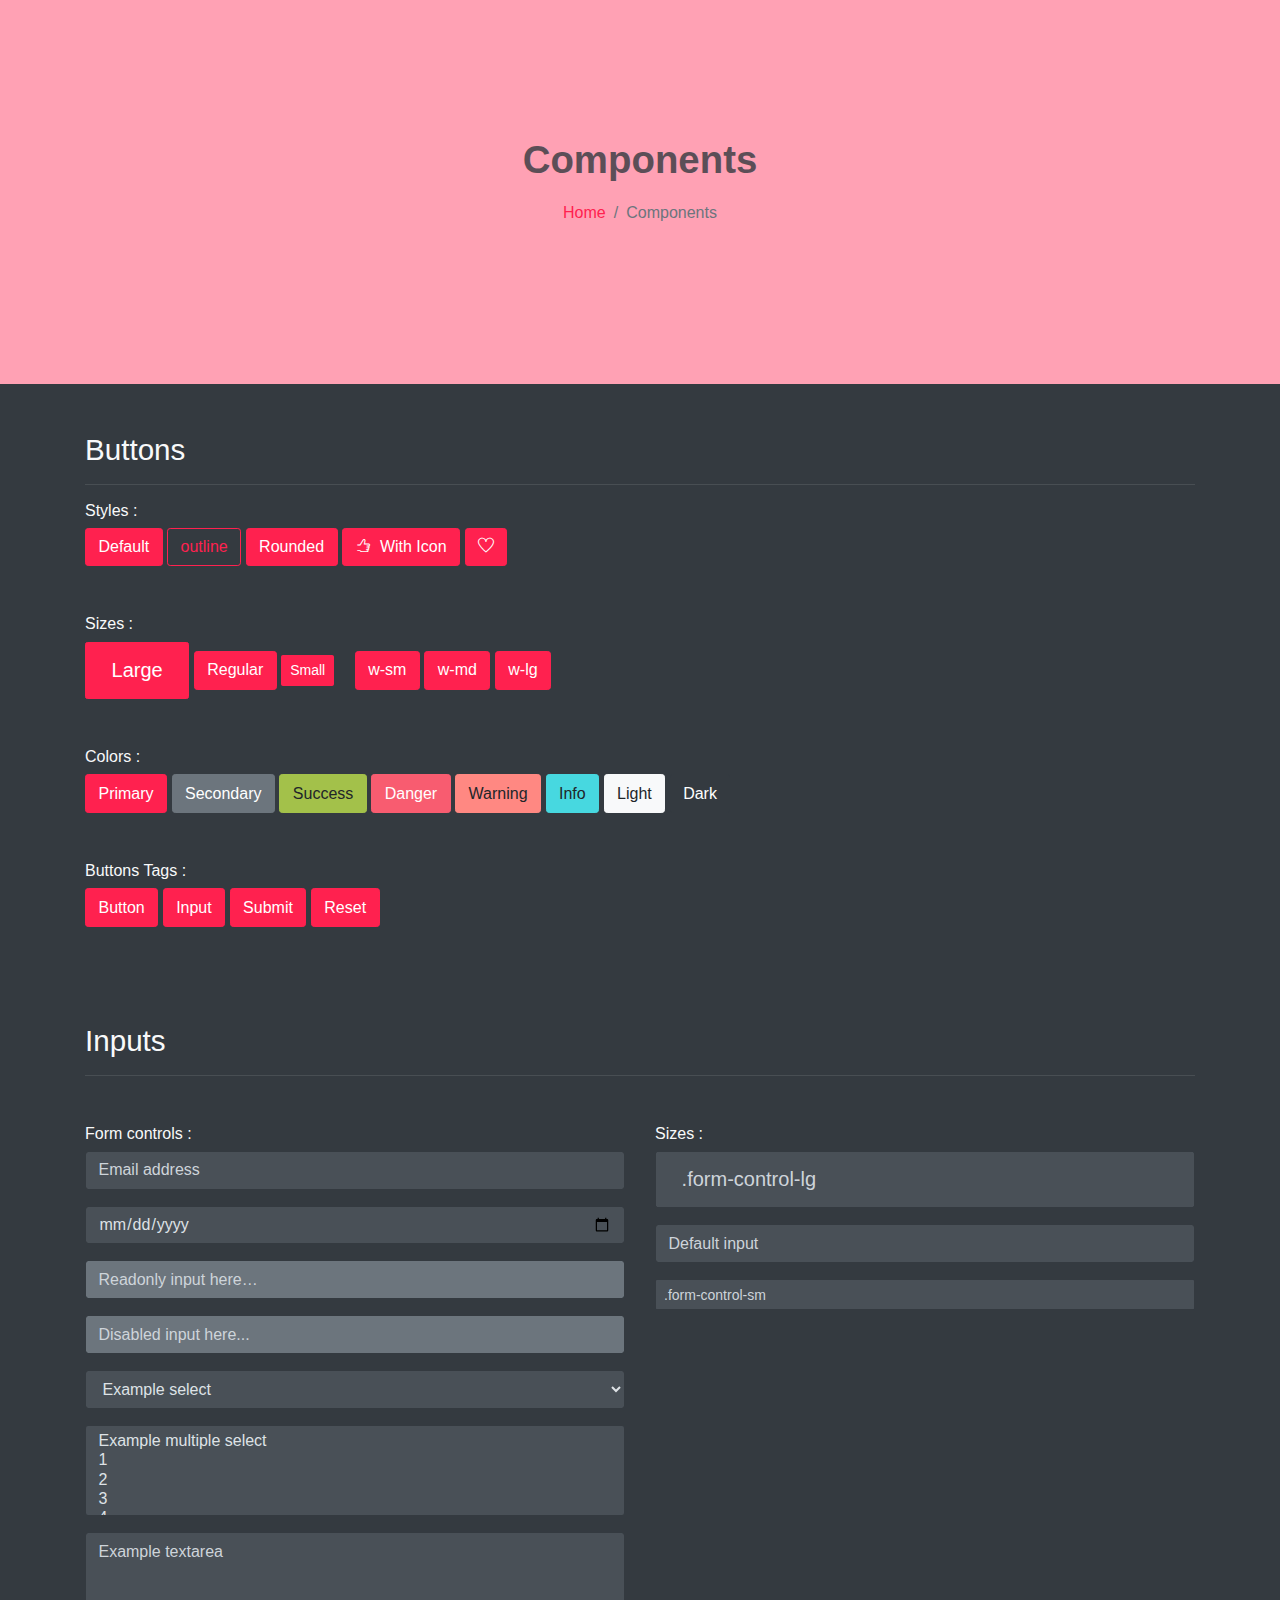
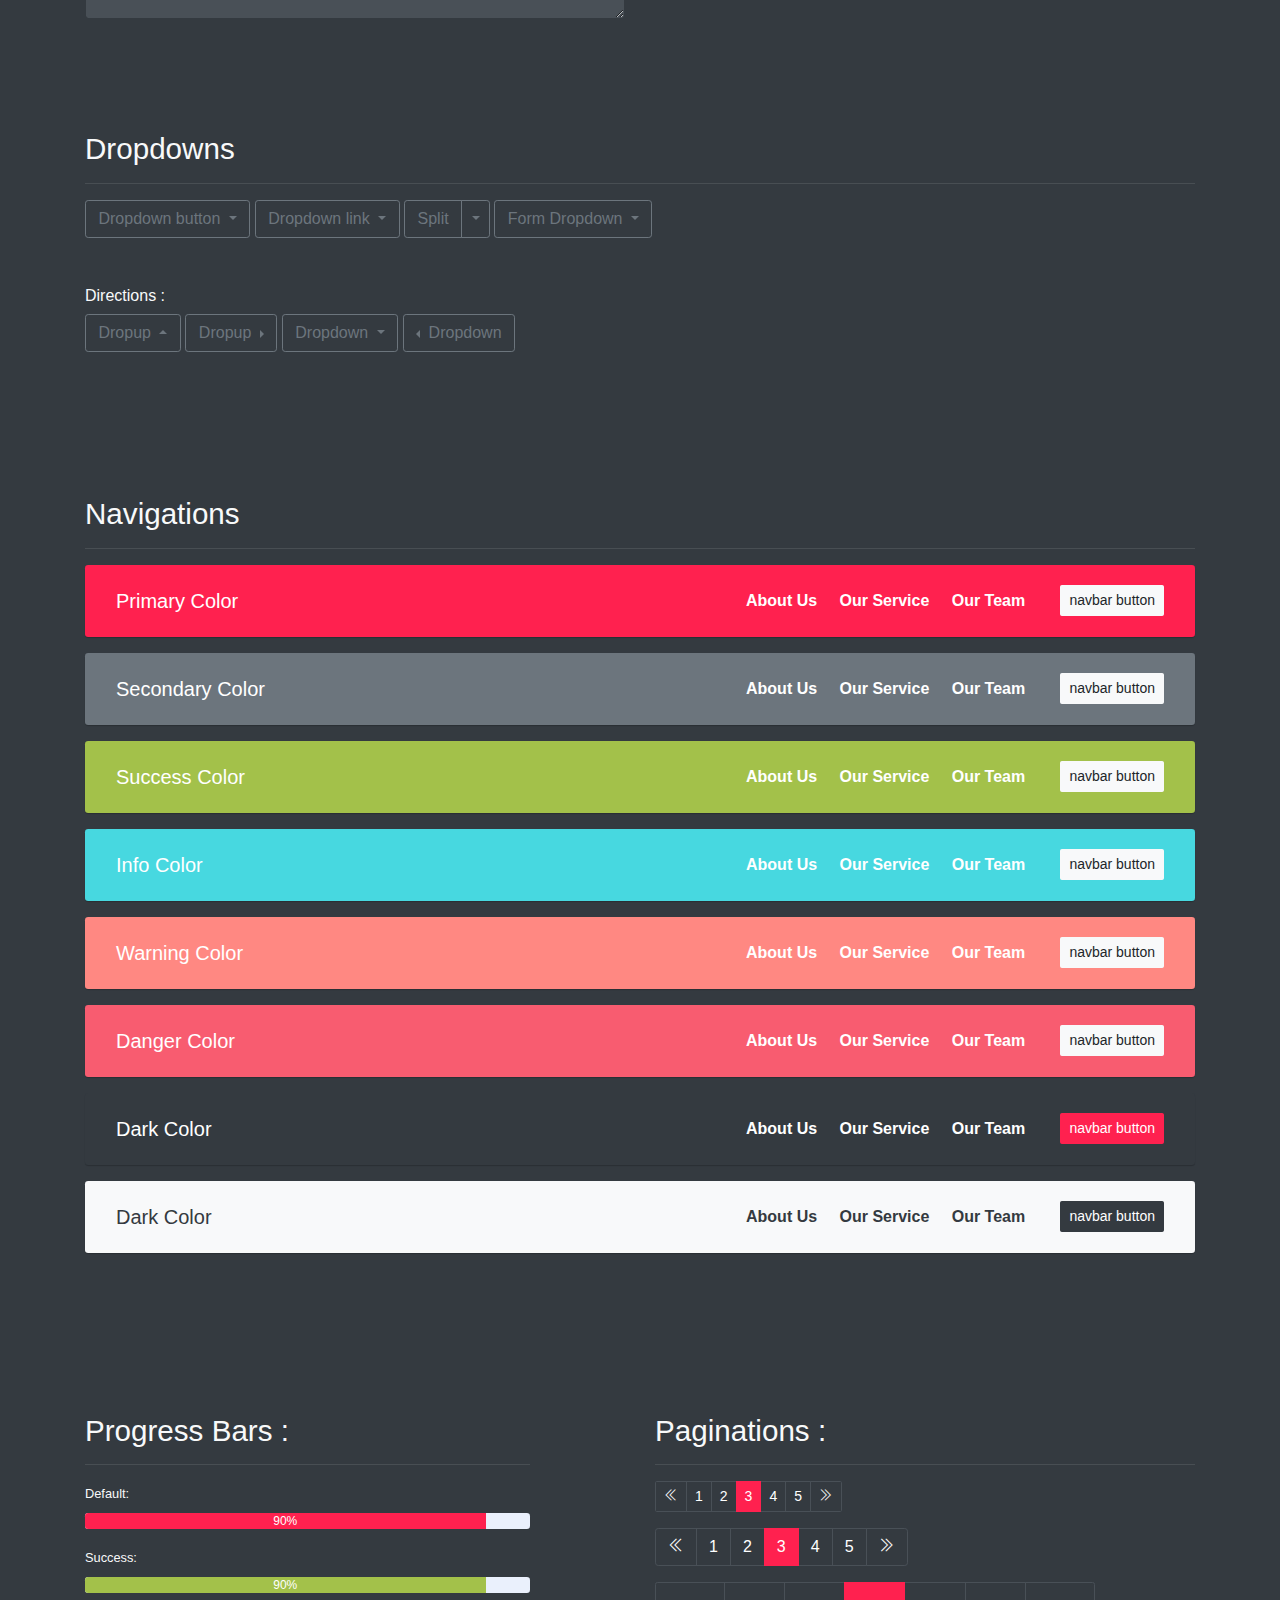
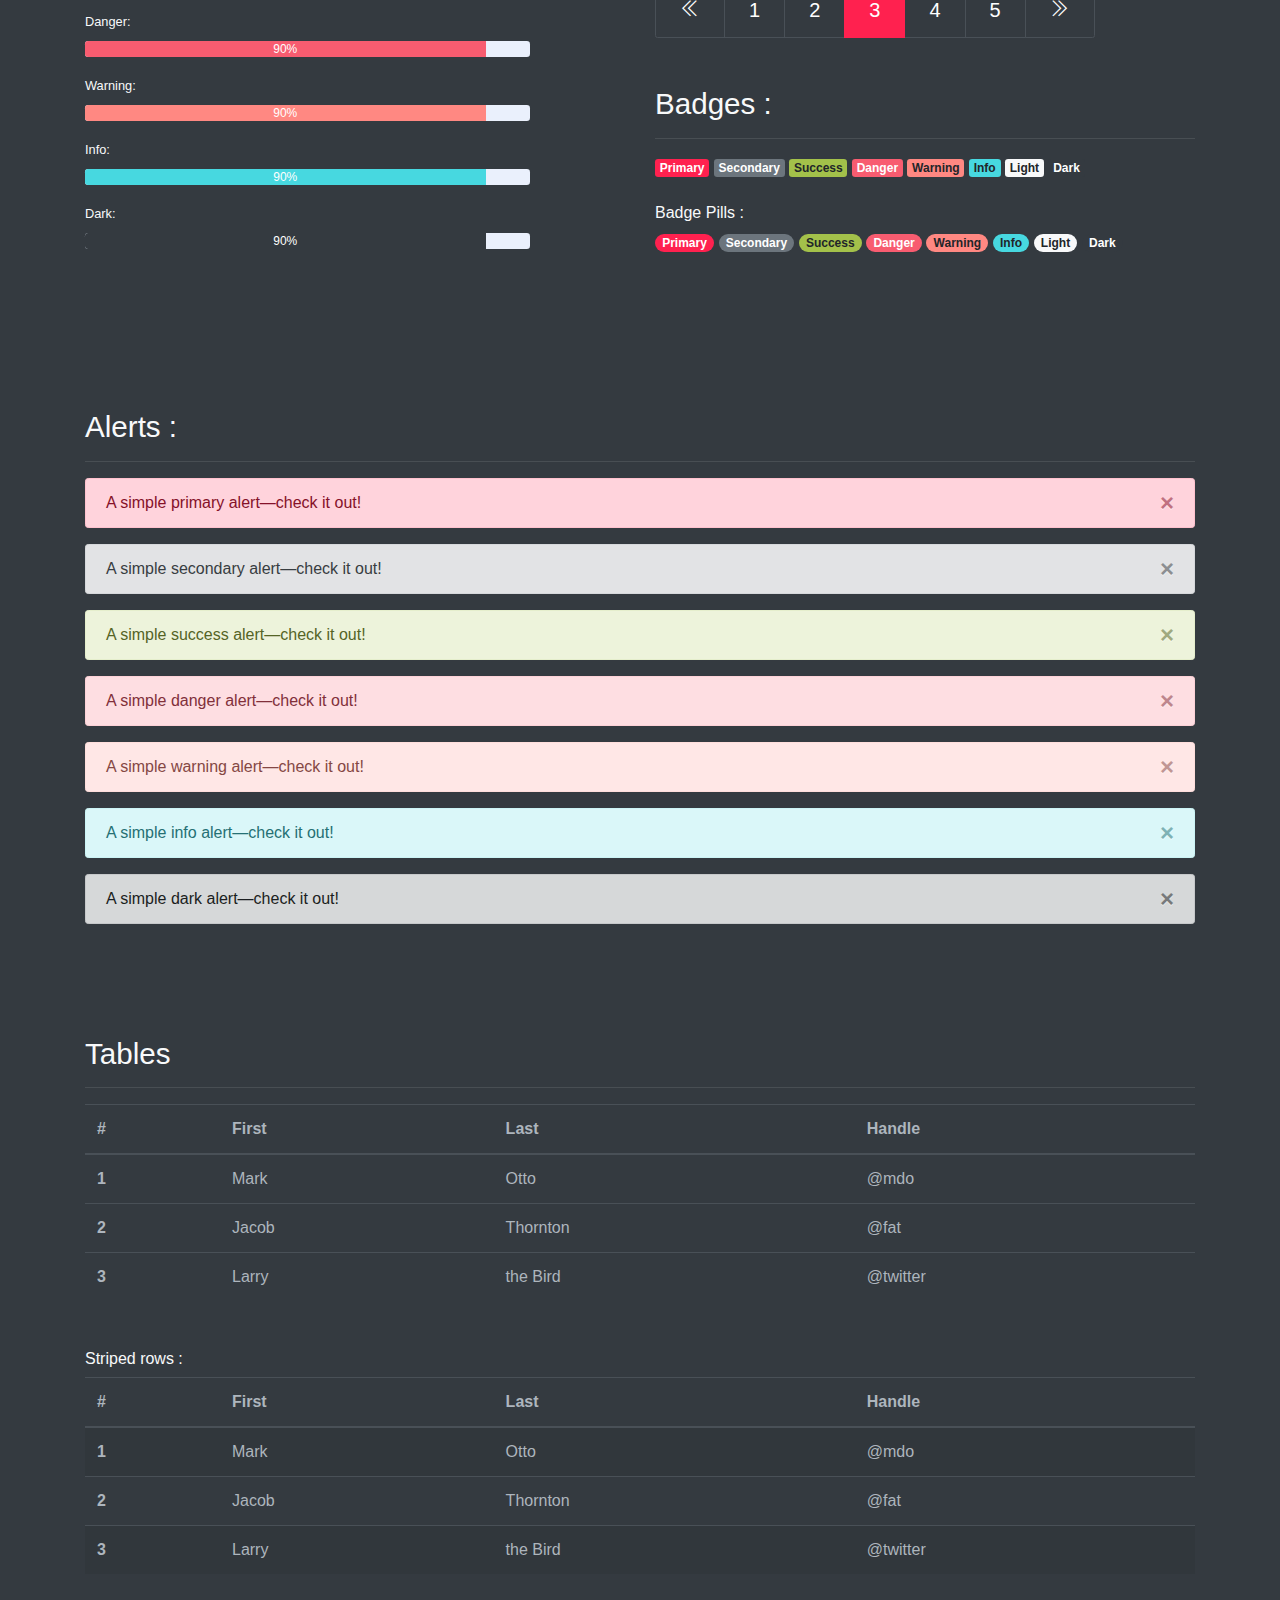
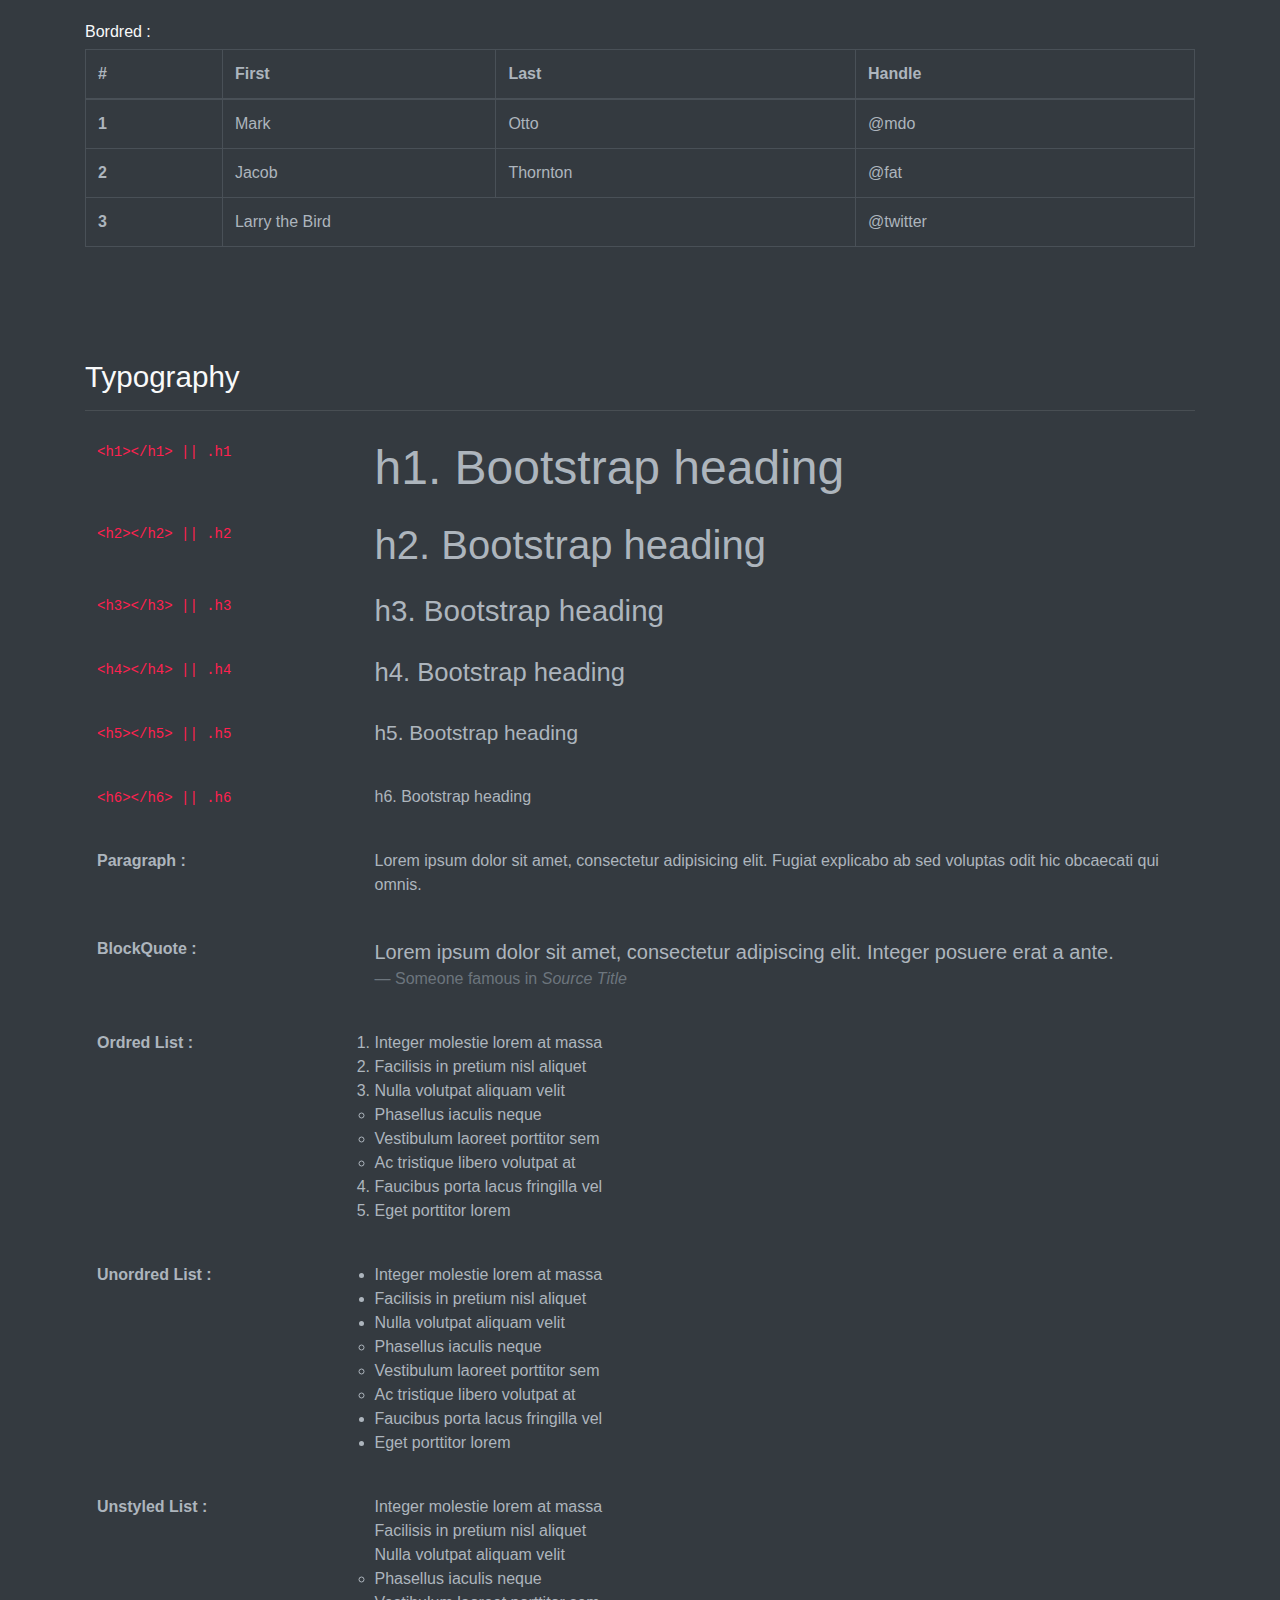
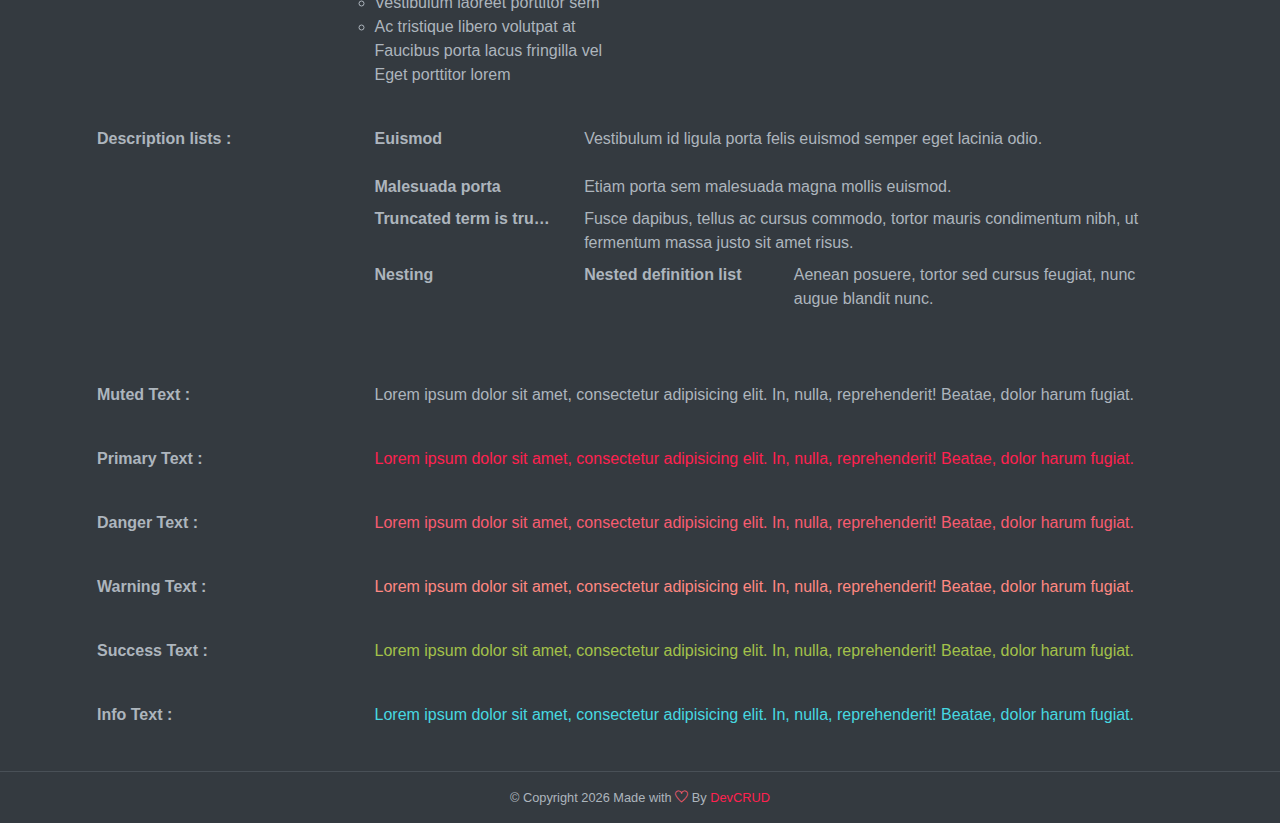
<file: bluewaves/components.html>
<!DOCTYPE html>
<html lang="en">
<head>
   <meta charset="utf-8">
    <meta name="viewport" content="width=device-width, initial-scale=1, shrink-to-fit=no">
    <meta name="description" content="Start your development with FoodHut landing page.">
    <meta name="author" content="Devcrud">
    <title>FoodHut | Free Bootstrap 4.3.x template</title>

   <!-- font icons -->
   <link rel="stylesheet" href="assets/vendors/themify-icons/css/themify-icons.css">

   <!-- Bootstrap + Steller  -->
   <link rel="stylesheet" href="assets/css/foodhut.css">
</head>
<body>

   <!-- Page Header -->
   <header class="header header-mini"> 
      <div class="header-title">Components</div> 
      <nav aria-label="breadcrumb">
         <ol class="breadcrumb">
            <li class="breadcrumb-item"><a href="/">Home</a></li>
            <li class="breadcrumb-item active" aria-current="page">Components</li>
         </ol>
      </nav>
   </header> <!-- End Of Page Header -->

   <!-- main content -->
   <div class="container">

      <!-- Buttons -->
      <h3 class="mt-5">Buttons</h3>
      <hr>
      <h6 class="section-secondary-title">Styles :</h6>
      <button class="btn btn-primary">Default</button>
      <button class="btn btn-outline-primary">outline</button>
      <button class="btn btn-primary rounded">Rounded</button>
      <button class="btn btn-primary rounded"><i class="ti-thumb-up pr-1"></i> With Icon</button>
      <button class="btn btn-primary circle"><i class="ti-heart"></i></button>

      <h6 class="section-secondary-title mt-5">Sizes :</h6>
      <button class="btn btn-primary btn-lg">Large</button>
      <button class="btn btn-primary ">Regular</button>
      <button class="btn btn-primary btn-sm">Small</button>
      <button class="btn btn-primary w-sm ml-3">w-sm</button>
      <button class="btn btn-primary w-md">w-md</button>
      <button class="btn btn-primary w-lg">w-lg</button>

      <h6 class="section-secondary-title mt-5">Colors :</h6>          
      <button type="button" class="btn btn-primary">Primary</button>
      <button type="button" class="btn btn-secondary">Secondary</button>
      <button type="button" class="btn btn-success">Success</button>
      <button type="button" class="btn btn-danger">Danger</button>
      <button type="button" class="btn btn-warning">Warning</button>
      <button type="button" class="btn btn-info">Info</button>
      <button type="button" class="btn btn-light">Light</button>
      <button type="button" class="btn btn-dark">Dark</button>

      <h6 class="section-secondary-title mt-5">Buttons Tags :</h6>
      <button class="btn btn-primary" type="submit">Button</button>
      <input class="btn btn-primary" type="button" value="Input">
      <input class="btn btn-primary" type="submit" value="Submit">
      <input class="btn btn-primary" type="reset" value="Reset">
      
      <!-- devider -->
      <div class="py-5"></div>

      <!-- Inputs -->
      <h3>Inputs</h3>
      <hr>
      <div class="row mt-5">
         <div class="col-md-6">
            <h6 class="section-secondary-title">Form controls :</h6>        
            <div class="form-group">
               <input type="email" class="form-control" id="exampleFormControlInput1" placeholder="Email address">
            </div>
            <div class="form-group">
               <input type="date" class="form-control" id="exampleFormControlInput1" placeholder="Date">
            </div>
            <div class="form-group">
               <input class="form-control" type="text" placeholder="Readonly input here…" readonly>
            </div>
            <div class="form-group">
               <input class="form-control" id="disabledInput" type="text" placeholder="Disabled input here..." disabled>
            </div>
            <div class="form-group">
               <select class="form-control" id="exampleFormControlSelect1">
                  <option>Example select</option>
                  <option>1</option>
                  <option>2</option>
                  <option>3</option>
                  <option>4</option>
                  <option>5</option>
               </select>
            </div>
            <div class="form-group">
               <select multiple class="form-control" id="exampleFormControlSelect2">
                  <option>Example multiple select</option>
                  <option>1</option>
                  <option>2</option>
                  <option>3</option>
                  <option>4</option>
                  <option>5</option>
               </select>
            </div>
            <div class="form-group">
               <textarea class="form-control" id="exampleFormControlTextarea1" rows="3" placeholder="Example textarea"></textarea>
            </div>
         </div>
         <div class="col-md-6">
            <h6 class="section-secondary-title">Sizes :</h6>    
            <div class="form-group">
               <input class="form-control form-control-lg" type="text" placeholder=".form-control-lg">             
            </div>
            <div class="form-group">
               <input class="form-control" type="text" placeholder="Default input">
            </div>
            <div class="form-group">
               <input class="form-control form-control-sm" type="text" placeholder=".form-control-sm"> 
            </div>
         </div>
      </div> <!-- end of inputs -->   

      <!-- devider -->
      <div class="py-5"></div>             

      <!-- Dropdowns -->
      <h3 class="components-section-title font-weight-normal">Dropdowns</h3>
      <hr>
      <div class="dropdown d-inline-block">
         <button class="btn btn-outline-secondary dropdown-toggle" type="button" id="dropdownMenuButton" data-toggle="dropdown" aria-haspopup="true" aria-expanded="false">
         Dropdown button
         </button>
         <div class="dropdown-menu" aria-labelledby="dropdownMenuButton">
         <a class="dropdown-item" href="#">Action</a>
         <a class="dropdown-item" href="#">Another action</a>
         <a class="dropdown-item" href="#">Something else here</a>
         </div>
      </div>
      <div class="dropdown d-inline-block">
         <a class="btn btn-outline-secondary dropdown-toggle" href="#" role="button" id="dropdownMenuLink" data-toggle="dropdown" aria-haspopup="true" aria-expanded="false">
            Dropdown link
         </a>
         <div class="dropdown-menu" aria-labelledby="dropdownMenuLink">
            <a class="dropdown-item" href="#">Action</a>
            <a class="dropdown-item" href="#">Another action</a>
            <a class="dropdown-item" href="#">Something else here</a>
         </div>
      </div>
      <div class="btn-group">
         <button type="button" class="btn btn-outline-secondary">Split</button>
         <button type="button" class="btn btn-outline-secondary dropdown-toggle dropdown-toggle-split" data-toggle="dropdown" aria-haspopup="true" aria-expanded="false">
         <span class="sr-only">Toggle Dropdown</span>
         </button>
         <div class="dropdown-menu">
            <a class="dropdown-item" href="#">Action</a>
            <a class="dropdown-item" href="#">Another action</a>
            <a class="dropdown-item" href="#">Something else here</a>
            <div class="dropdown-divider"></div>
            <a class="dropdown-item" href="#">Separated link</a>
         </div>
      </div>
      <div class="btn-group">
         <button class="btn btn-outline-secondary dropdown-toggle" type="button" id="dropdownMenuButton" data-toggle="dropdown" aria-haspopup="true" aria-expanded="false">
            Form Dropdown
         </button>
         <div class="dropdown-menu form">
            <form class="px-4 py-3">
               <div class="form-group">
                  <input type="email" class="form-control" id="exampleDropdownFormEmail1" placeholder="email@example.com">
               </div>
               <div class="form-group">
                  <input type="password" class="form-control" id="exampleDropdownFormPassword1" placeholder="Password">
               </div>
               <div class="form-check mb-3">
                  <input type="checkbox" class="form-check-input" id="dropdownCheck">
                  <label class="form-check-label" for="dropdownCheck">
                     Remember me
                  </label>
               </div>
               <button type="submit" class="btn btn-primary btn-block">Sign in</button>
            </form>
            <div class="dropdown-divider"></div>
            <a class="dropdown-item" href="#"><small>New around here? Sign up</small></a>
            <a class="dropdown-item" href="#"><small>Forgot password?</small></a>
         </div>
      </div>       
      <h6 class="section-secondary-title mt-5">Directions :</h6>  
      <div class="btn-group dropup">
         <button type="button" class="btn btn-outline-secondary dropdown-toggle" data-toggle="dropdown" aria-haspopup="true" aria-expanded="false">
            Dropup
         </button>
         <div class="dropdown-menu">
            <a class="dropdown-item" href="#">Action</a>
            <a class="dropdown-item" href="#">Another action</a>
            <a class="dropdown-item" href="#">Something else here</a>
            <div class="dropdown-divider"></div>
            <a class="dropdown-item" href="#">Separated link</a>
         </div>
      </div>
      <div class="btn-group dropright">
         <button type="button" class="btn btn-outline-secondary dropdown-toggle" data-toggle="dropdown" aria-haspopup="true" aria-expanded="false">
            Dropup
         </button>
         <div class="dropdown-menu">
            <a class="dropdown-item" href="#">Action</a>
            <a class="dropdown-item" href="#">Another action</a>
            <a class="dropdown-item" href="#">Something else here</a>
            <div class="dropdown-divider"></div>
            <a class="dropdown-item" href="#">Separated link</a>
         </div>
      </div>
      <div class="btn-group">
         <button type="button" class="btn btn-outline-secondary dropdown-toggle" data-toggle="dropdown" aria-haspopup="true" aria-expanded="false">
            Dropdown
         </button>
         <div class="dropdown-menu">
            <a class="dropdown-item" href="#">Action</a>
            <a class="dropdown-item" href="#">Another action</a>
            <a class="dropdown-item" href="#">Something else here</a>
            <div class="dropdown-divider"></div>
            <a class="dropdown-item" href="#">Separated link</a>
         </div>
      </div>
      <div class="btn-group dropleft">
         <button type="button" class="btn btn-outline-secondary dropdown-toggle" data-toggle="dropdown" aria-haspopup="true" aria-expanded="false">
            Dropdown
         </button>
         <div class="dropdown-menu">
            <a class="dropdown-item" href="#">Action</a>
            <a class="dropdown-item" href="#">Another action</a>
            <a class="dropdown-item" href="#">Something else here</a>
            <div class="dropdown-divider"></div>
            <a class="dropdown-item" href="#">Separated link</a>
         </div>
      </div> <!-- end of Dropdowns -->  

      <!-- devider -->
      <div class="py-5"></div>   

      <!-- navbars -->
      <h3 class="components-section-title font-weight-normal mt-5">Navigations</h3>
      <hr>
      <nav class="navbar navbar-expand-sm navbar-dark bg-primary rounded shadow mb-3">
         <div class="container">
            <a class="navbar-brand" href="#">Primary Color</a>
            <button class="navbar-toggler ml-auto" type="button" data-toggle="collapse" data-target="#navbarSupportedContent" aria-controls="navbarSupportedContent" aria-expanded="false" aria-label="Toggle navigation">
            <span class="navbar-toggler-icon"></span>
            </button>
            <div class="collapse navbar-collapse" id="navbarSupportedContent">
               <ul class="navbar-nav ml-auto"> 
                  <li class="nav-item">
                     <a class="nav-link" href="#about">About Us</a>
                  </li>
                  <li class="nav-item">
                     <a class="nav-link" href="#service">Our Service</a>
                  </li>
                  <li class="nav-item">
                     <a class="nav-link" href="#team">Our Team</a>
                  </li>
                  <li class="nav-item">
                     <a href="#book-table" class="ml-4 mt-1 btn btn-light btn-sm">navbar button</a>
                  </li>
               </ul>                       
            </div>
         </div>
      </nav>
      <nav class="navbar navbar-expand-sm navbar-dark bg-secondary rounded shadow mb-3">
         <div class="container">
            <a class="navbar-brand" href="#">Secondary Color</a>
            <button class="navbar-toggler ml-auto" type="button" data-toggle="collapse" data-target="#navbarSupportedContent" aria-controls="navbarSupportedContent" aria-expanded="false" aria-label="Toggle navigation">
            <span class="navbar-toggler-icon"></span>
            </button>
            <div class="collapse navbar-collapse" id="navbarSupportedContent">
               <ul class="navbar-nav ml-auto"> 
                  <li class="nav-item">
                     <a class="nav-link" href="#about">About Us</a>
                  </li>
                  <li class="nav-item">
                     <a class="nav-link" href="#service">Our Service</a>
                  </li>
                  <li class="nav-item">
                     <a class="nav-link" href="#team">Our Team</a>
                  </li>
                  <li class="nav-item">
                     <a href="#book-table" class="ml-4 mt-1 btn btn-light btn-sm">navbar button</a>
                  </li>
               </ul>                       
            </div>
         </div>
      </nav>
      <nav class="navbar navbar-expand-sm navbar-dark bg-success rounded shadow mb-3">
         <div class="container">
            <a class="navbar-brand" href="#">Success Color</a>
            <button class="navbar-toggler ml-auto" type="button" data-toggle="collapse" data-target="#navbarSupportedContent" aria-controls="navbarSupportedContent" aria-expanded="false" aria-label="Toggle navigation">
            <span class="navbar-toggler-icon"></span>
            </button>
            <div class="collapse navbar-collapse" id="navbarSupportedContent">
               <ul class="navbar-nav ml-auto"> 
                  <li class="nav-item">
                     <a class="nav-link" href="#about">About Us</a>
                  </li>
                  <li class="nav-item">
                     <a class="nav-link" href="#service">Our Service</a>
                  </li>
                  <li class="nav-item">
                     <a class="nav-link" href="#team">Our Team</a>
                  </li>
                  <li class="nav-item">
                     <a href="#book-table" class="ml-4 mt-1 btn btn-light btn-sm">navbar button</a>
                  </li>
               </ul>                       
            </div>
         </div>
      </nav>
      <nav class="navbar navbar-expand-sm navbar-dark bg-info rounded shadow mb-3">
         <div class="container">
            <a class="navbar-brand" href="#">Info Color</a>
            <button class="navbar-toggler ml-auto" type="button" data-toggle="collapse" data-target="#navbarSupportedContent" aria-controls="navbarSupportedContent" aria-expanded="false" aria-label="Toggle navigation">
            <span class="navbar-toggler-icon"></span>
            </button>
            <div class="collapse navbar-collapse" id="navbarSupportedContent">
               <ul class="navbar-nav ml-auto"> 
                  <li class="nav-item">
                     <a class="nav-link" href="#about">About Us</a>
                  </li>
                  <li class="nav-item">
                     <a class="nav-link" href="#service">Our Service</a>
                  </li>
                  <li class="nav-item">
                     <a class="nav-link" href="#team">Our Team</a>
                  </li>
                  <li class="nav-item">
                     <a href="#book-table" class="ml-4 mt-1 btn btn-light btn-sm">navbar button</a>
                  </li>
               </ul>                       
            </div>
         </div>
      </nav>
      <nav class="navbar navbar-expand-sm navbar-dark bg-warning rounded shadow mb-3">
         <div class="container">
            <a class="navbar-brand" href="#">Warning Color</a>
            <button class="navbar-toggler ml-auto" type="button" data-toggle="collapse" data-target="#navbarSupportedContent" aria-controls="navbarSupportedContent" aria-expanded="false" aria-label="Toggle navigation">
            <span class="navbar-toggler-icon"></span>
            </button>
            <div class="collapse navbar-collapse" id="navbarSupportedContent">
               <ul class="navbar-nav ml-auto"> 
                  <li class="nav-item">
                     <a class="nav-link" href="#about">About Us</a>
                  </li>
                  <li class="nav-item">
                     <a class="nav-link" href="#service">Our Service</a>
                  </li>
                  <li class="nav-item">
                     <a class="nav-link" href="#team">Our Team</a>
                  </li>
                  <li class="nav-item">
                     <a href="#book-table" class="ml-4 mt-1 btn btn-light btn-sm">navbar button</a>
                  </li>
               </ul>                       
            </div>
         </div>
      </nav>
      <nav class="navbar navbar-expand-sm navbar-dark bg-danger rounded shadow mb-3">
         <div class="container">
            <a class="navbar-brand" href="#">Danger Color</a>
            <button class="navbar-toggler ml-auto" type="button" data-toggle="collapse" data-target="#navbarSupportedContent" aria-controls="navbarSupportedContent" aria-expanded="false" aria-label="Toggle navigation">
            <span class="navbar-toggler-icon"></span>
            </button>
            <div class="collapse navbar-collapse" id="navbarSupportedContent">
               <ul class="navbar-nav ml-auto"> 
                  <li class="nav-item">
                     <a class="nav-link" href="#about">About Us</a>
                  </li>
                  <li class="nav-item">
                     <a class="nav-link" href="#service">Our Service</a>
                  </li>
                  <li class="nav-item">
                     <a class="nav-link" href="#team">Our Team</a>
                  </li>
                  <li class="nav-item">
                     <a href="#book-table" class="ml-4 mt-1 btn btn-light btn-sm">navbar button</a>
                  </li>
               </ul>                       
            </div>
         </div>
      </nav>
      <nav class="navbar navbar-expand-sm navbar-dark bg-dark rounded shadow mb-3">
         <div class="container">
            <a class="navbar-brand" href="#">Dark Color</a>
            <button class="navbar-toggler ml-auto" type="button" data-toggle="collapse" data-target="#navbarSupportedContent" aria-controls="navbarSupportedContent" aria-expanded="false" aria-label="Toggle navigation">
            <span class="navbar-toggler-icon"></span>
            </button>
            <div class="collapse navbar-collapse" id="navbarSupportedContent">
               <ul class="navbar-nav ml-auto"> 
                  <li class="nav-item">
                     <a class="nav-link" href="#about">About Us</a>
                  </li>
                  <li class="nav-item">
                     <a class="nav-link" href="#service">Our Service</a>
                  </li>
                  <li class="nav-item">
                     <a class="nav-link" href="#team">Our Team</a>
                  </li>
                  <li class="nav-item">
                     <a href="#book-table" class="ml-4 mt-1 btn btn-primary btn-sm">navbar button</a>
                  </li>
               </ul>                       
            </div>
         </div>
      </nav>
      <nav class="navbar navbar-expand-sm navbar-light bg-light rounded shadow mb-3">
         <div class="container">
            <a class="navbar-brand" href="#">Dark Color</a>
            <button class="navbar-toggler ml-auto" type="button" data-toggle="collapse" data-target="#navbarSupportedContent" aria-controls="navbarSupportedContent" aria-expanded="false" aria-label="Toggle navigation">
            <span class="navbar-toggler-icon"></span>
            </button>
            <div class="collapse navbar-collapse" id="navbarSupportedContent">
               <ul class="navbar-nav ml-auto"> 
                  <li class="nav-item">
                     <a class="nav-link" href="#about">About Us</a>
                  </li>
                  <li class="nav-item">
                     <a class="nav-link" href="#service">Our Service</a>
                  </li>
                  <li class="nav-item">
                     <a class="nav-link" href="#team">Our Team</a>
                  </li>
                  <li class="nav-item">
                     <a href="#book-table" class="ml-4 mt-1 btn btn-dark btn-sm">navbar button</a>
                  </li>
               </ul>                       
            </div>
         </div>
      </nav>
      <!-- End of navbars -->

      <!-- devider -->
      <div class="py-5"></div>   
      
      <!-- progress bars -->
      <div class="row justify-content-between">
         <div class="col-md-5">
            <h3 class="components-section-title font-weight-normal mt-5">Progress Bars :</h3>
            <hr>
            <small>Default: </small>
            <div class="progress mt-2 mb-3">
               <div class="progress-bar" role="progressbar" style="width: 90%" aria-valuenow="25" aria-valuemin="0" aria-valuemax="100"><span>90%</span></div>
            </div>
            <small>Success:</small>
            <div class="progress mt-2 mb-3">
               <div class="progress-bar bg-success" role="progressbar" style="width: 90%" aria-valuenow="25" aria-valuemin="0" aria-valuemax="100"><span>90%</span></div>
            </div>
            <small>Danger:</small>
            <div class="progress mt-2 mb-3">
               <div class="progress-bar bg-danger" role="progressbar" style="width: 90%" aria-valuenow="25" aria-valuemin="0" aria-valuemax="100"><span>90%</span></div>
            </div>
            <small>Warning:</small>
            <div class="progress mt-2 mb-3">
               <div class="progress-bar bg-warning" role="progressbar" style="width: 90%" aria-valuenow="25" aria-valuemin="0" aria-valuemax="100"><span>90%</span></div>
            </div>
            <small>Info:</small>
            <div class="progress mt-2 mb-3">
               <div class="progress-bar bg-info" role="progressbar" style="width: 90%" aria-valuenow="25" aria-valuemin="0" aria-valuemax="100"><span>90%</span></div>
            </div>
            <small>Dark:</small>
            <div class="progress mt-2 mb-3">
               <div class="progress-bar bg-dark" role="progressbar" style="width: 90%" aria-valuenow="25" aria-valuemin="0" aria-valuemax="100"><span>90%</span></div>
            </div>
         </div>
         <div class="col-md-6">
            <h3 class="components-section-title font-weight-normal mt-5">Paginations :</h3>
            <hr>
            <nav aria-label="Page navigation example">
               <ul class="pagination pagination-sm">
                  <li class="page-item"><a class="page-link" href="#"><i class="ti-angle-double-left"></i></a></li>
                  <li class="page-item"><a class="page-link" href="#">1</a></li>
                  <li class="page-item"><a class="page-link" href="#">2</a></li>
                  <li class="page-item active"><a class="page-link" href="#">3</a></li>
                  <li class="page-item"><a class="page-link" href="#">4</a></li>
                  <li class="page-item"><a class="page-link" href="#">5</a></li>
                  <li class="page-item"><a class="page-link" href="#"><i class="ti-angle-double-right"></i></a></li>
               </ul>
            </nav>
            <nav aria-label="Page navigation example">
               <ul class="pagination">
               <li class="page-item"><a class="page-link" href="#"><i class="ti-angle-double-left"></i></a></li>
                  <li class="page-item"><a class="page-link" href="#">1</a></li>
                  <li class="page-item"><a class="page-link" href="#">2</a></li>
                  <li class="page-item active"><a class="page-link" href="#">3</a></li>
                  <li class="page-item"><a class="page-link" href="#">4</a></li>
                  <li class="page-item"><a class="page-link" href="#">5</a></li>
                  <li class="page-item"><a class="page-link" href="#"><i class="ti-angle-double-right"></i></a></li>
               </ul>
            </nav>
            <nav aria-label="Page navigation example">
               <ul class="pagination pagination-lg">
                  <li class="page-item"><a class="page-link" href="#"><i class="ti-angle-double-left"></i></a></li>
                  <li class="page-item"><a class="page-link" href="#">1</a></li>
                  <li class="page-item"><a class="page-link" href="#">2</a></li>
                  <li class="page-item active"><a class="page-link" href="#">3</a></li>
                  <li class="page-item"><a class="page-link" href="#">4</a></li>
                  <li class="page-item"><a class="page-link" href="#">5</a></li>
                  <li class="page-item"><a class="page-link" href="#"><i class="ti-angle-double-right"></i></a></li>
               </ul>
            </nav>

            <!-- Badges -->
            <h3 class="components-section-title font-weight-normal mt-5">Badges :</h3>
            <hr>
            <span class="badge badge-primary">Primary</span>
            <span class="badge badge-secondary">Secondary</span>
            <span class="badge badge-success">Success</span>
            <span class="badge badge-danger">Danger</span>
            <span class="badge badge-warning">Warning</span>
            <span class="badge badge-info">Info</span>
            <span class="badge badge-light">Light</span>
            <span class="badge badge-dark">Dark</span>
            <h6 class="section-secondary-title mt-4 mb-2">Badge Pills :</h6>
            <span class="badge badge-pill badge-primary">Primary</span>
            <span class="badge badge-pill badge-secondary">Secondary</span>
            <span class="badge badge-pill badge-success">Success</span>
            <span class="badge badge-pill badge-danger">Danger</span>
            <span class="badge badge-pill badge-warning">Warning</span>
            <span class="badge badge-pill badge-info">Info</span>
            <span class="badge badge-pill badge-light">Light</span>
            <span class="badge badge-pill badge-dark">Dark</span>
         </div>
      </div> <!-- End of Progress bars -->

      <!-- devider -->
      <div class="py-5"></div>  

      <!-- Alerts -->
      <h3 class="components-section-title font-weight-normal mt-5">Alerts :</h3>
      <hr>
      <div class="alert alert-primary alert-dismissible fade show" role="alert">
         A simple primary alert—check it out!
         <button type="button" class="close" data-dismiss="alert" aria-label="Close">
            <span aria-hidden="true">&times;</span>
         </button>
      </div>
      <div class="alert alert-secondary alert-dismissible fade show" role="alert">
         A simple secondary alert—check it out!
         <button type="button" class="close" data-dismiss="alert" aria-label="Close">
            <span aria-hidden="true">&times;</span>
         </button>
      </div>
      <div class="alert alert-success alert-dismissible fade show" role="alert">
         A simple success alert—check it out!
         <button type="button" class="close" data-dismiss="alert" aria-label="Close">
            <span aria-hidden="true">&times;</span>
         </button>
      </div>
      <div class="alert alert-danger alert-dismissible fade show" role="alert">
         A simple danger alert—check it out!
         <button type="button" class="close" data-dismiss="alert" aria-label="Close">
            <span aria-hidden="true">&times;</span>
         </button>
      </div>
      <div class="alert alert-warning alert-dismissible fade show" role="alert">
         A simple warning alert—check it out!
         <button type="button" class="close" data-dismiss="alert" aria-label="Close">
            <span aria-hidden="true">&times;</span>
         </button>
      </div>
      <div class="alert alert-info alert-dismissible fade show" role="alert">
         A simple info alert—check it out!
         <button type="button" class="close" data-dismiss="alert" aria-label="Close">
            <span aria-hidden="true">&times;</span>
         </button>
      </div>
      <div class="alert alert-dark alert-dismissible fade show" role="alert">
         A simple dark alert—check it out!
         <button type="button" class="close" data-dismiss="alert" aria-label="Close">
            <span aria-hidden="true">&times;</span>
         </button>
      </div>
      <!-- end of alerts -->

      <!-- devider -->
      <div class="py-5"></div> 
   
      <!-- tables -->
      <h3 class="components-section-title">Tables</h3>
      <hr>
      <table class="table">
         <thead>
            <tr>
               <th scope="col">#</th>
               <th scope="col">First</th>
               <th scope="col">Last</th>
               <th scope="col">Handle</th>
            </tr>
         </thead>
         <tbody>
            <tr>
               <th scope="row">1</th>
               <td>Mark</td>
               <td>Otto</td>
               <td>@mdo</td>
            </tr>
            <tr>
               <th scope="row">2</th>
               <td>Jacob</td>
               <td>Thornton</td>
               <td>@fat</td>
            </tr>
            <tr>
               <th scope="row">3</th>
               <td>Larry</td>
               <td>the Bird</td>
               <td>@twitter</td>
            </tr>
         </tbody>
      </table>

      <h6 class="section-secondary-title mt-5">Striped rows :</h6>
      <table class="table table-striped">
         <thead>
            <tr>
               <th scope="col">#</th>
               <th scope="col">First</th>
               <th scope="col">Last</th>
               <th scope="col">Handle</th>
            </tr>
         </thead>
         <tbody>
            <tr>
               <th scope="row">1</th>
               <td>Mark</td>
               <td>Otto</td>
               <td>@mdo</td>
            </tr>
            <tr>
               <th scope="row">2</th>
               <td>Jacob</td>
               <td>Thornton</td>
               <td>@fat</td>
            </tr>
            <tr>
               <th scope="row">3</th>
               <td>Larry</td>
               <td>the Bird</td>
               <td>@twitter</td>
            </tr>
         </tbody>
      </table>

      <h6 class="section-secondary-title mt-5">Bordred :</h6>
      <table class="table table-bordered">
         <thead>
            <tr>
               <th scope="col">#</th>
               <th scope="col">First</th>
               <th scope="col">Last</th>
               <th scope="col">Handle</th>
            </tr>
         </thead>
         <tbody>
            <tr>
               <th scope="row">1</th>
               <td>Mark</td>
               <td>Otto</td>
               <td>@mdo</td>
            </tr>
            <tr>
               <th scope="row">2</th>
               <td>Jacob</td>
               <td>Thornton</td>
               <td>@fat</td>
            </tr>
            <tr>
               <th scope="row">3</th>
               <td colspan="2">Larry the Bird</td>
               <td>@twitter</td>
            </tr>
         </tbody>
      </table>
      <!-- end of tables -->

      <!-- devider -->
      <div class="py-5"></div> 

      <!-- typography -->
      <h3 class="components-section-title">Typography</h3>
      <hr>
      
      <table class="table table-borderless v-align-center">
         <tbody>
            <tr>
               <td>
                  <p><code class="highlighter-rouge">&lt;h1&gt;&lt;/h1&gt; || .h1</code></p>
               </td>
               <td class="w-75"><span class="h1">h1. Bootstrap heading</span></td>
            </tr>
            <tr>
               <td>
                  <p><code class="highlighter-rouge">&lt;h2&gt;&lt;/h2&gt; || .h2</code></p>
               </td>
               <td><span class="h2">h2. Bootstrap heading</span></td>
            </tr>
            <tr>
               <td>
                  <p><code class="highlighter-rouge">&lt;h3&gt;&lt;/h3&gt; || .h3</code></p>
               </td>
               <td><span class="h3">h3. Bootstrap heading</span></td>
            </tr>
            <tr>
               <td>
                  <p><code class="highlighter-rouge">&lt;h4&gt;&lt;/h4&gt; || .h4</code></p>
               </td>
               <td><span class="h4">h4. Bootstrap heading</span></td>
            </tr>
            <tr>
               <td>
                  <p><code class="highlighter-rouge">&lt;h5&gt;&lt;/h5&gt; || .h5</code></p>
               </td>
               <td><span class="h5">h5. Bootstrap heading</span></td>
            </tr>
            <tr>
               <td>
                  <p><code class="highlighter-rouge">&lt;h6&gt;&lt;/h6&gt; || .h6</code></p>
               </td>
               <td><span class="h6">h6. Bootstrap heading</span></td>
            </tr>
            <tr>
               <td>
                  <p class="font-weight-bold text-muted">Paragraph :</p>
               </td>
               <td><p>Lorem ipsum dolor sit amet, consectetur adipisicing elit. Fugiat explicabo ab sed voluptas odit hic obcaecati qui omnis.</p></td>
            </tr>
            <tr>
               <td>
                  <p class="font-weight-bold text-muted">BlockQuote :</p>
               </td>
               <td>
                  <blockquote class="blockquote">
                     <p class="mb-0">Lorem ipsum dolor sit amet, consectetur adipiscing elit. Integer posuere erat a ante.</p>
                     <footer class="blockquote-footer">Someone famous in <cite title="Source Title">Source Title</cite></footer>
                  </blockquote>
               </td>
            </tr>
            <tr>
               <td><p class="font-weight-bold text-muted">Ordred List :</p></td>
               <td>
                  <ol>
                     <li>Integer molestie lorem at massa</li>
                     <li>Facilisis in pretium nisl aliquet</li>
                     <li>Nulla volutpat aliquam velit
                        <ul>
                           <li>Phasellus iaculis neque</li>
                           <li>Vestibulum laoreet porttitor sem</li>
                           <li>Ac tristique libero volutpat at</li>
                        </ul>
                     </li>
                     <li>Faucibus porta lacus fringilla vel</li>
                     <li>Eget porttitor lorem</li>
                  </ol>
               </td>
            </tr>
            <tr>
               <td><p class="font-weight-bold text-muted">Unordred List :</p></td>
               <td>
                  <ul >
                     <li>Integer molestie lorem at massa</li>
                     <li>Facilisis in pretium nisl aliquet</li>
                     <li>Nulla volutpat aliquam velit
                        <ul>
                           <li>Phasellus iaculis neque</li>
                           <li>Vestibulum laoreet porttitor sem</li>
                           <li>Ac tristique libero volutpat at</li>
                        </ul>
                     </li>
                     <li>Faucibus porta lacus fringilla vel</li>
                     <li>Eget porttitor lorem</li>
                  </ul>
               </td>
            </tr>
            <tr>
               <td><p class="font-weight-bold text-muted">Unstyled List :</p></td>
               <td>
                  <ul class="list-unstyled">
                     <li>Integer molestie lorem at massa</li>
                     <li>Facilisis in pretium nisl aliquet</li>
                     <li>Nulla volutpat aliquam velit
                        <ul>
                           <li>Phasellus iaculis neque</li>
                           <li>Vestibulum laoreet porttitor sem</li>
                           <li>Ac tristique libero volutpat at</li>
                        </ul>
                     </li>
                     <li>Faucibus porta lacus fringilla vel</li>
                     <li>Eget porttitor lorem</li>
                  </ul>
               </td>
            </tr>
            <tr>
               <td class="font-weight-bold text-muted">Description lists : </td>
               <td>
                  <dl class="row">
                     <dt class="col-sm-3">Euismod</dt>
                     <dd class="col-sm-9">
                        <p>Vestibulum id ligula porta felis euismod semper eget lacinia odio.</p>
                     </dd>

                     <dt class="col-sm-3">Malesuada porta</dt>
                     <dd class="col-sm-9">Etiam porta sem malesuada magna mollis euismod.</dd>

                     <dt class="col-sm-3 text-truncate">Truncated term is truncated</dt>
                     <dd class="col-sm-9">Fusce dapibus, tellus ac cursus commodo, tortor mauris condimentum nibh, ut fermentum massa justo sit amet risus.</dd>

                     <dt class="col-sm-3">Nesting</dt>
                     <dd class="col-sm-9">
                        <dl class="row">
                           <dt class="col-sm-4">Nested definition list</dt>
                           <dd class="col-sm-8">Aenean posuere, tortor sed cursus feugiat, nunc augue blandit nunc.</dd>
                        </dl>
                     </dd>
                  </dl>
               </td>
            </tr>
            <tr>
               <td>
                  <p class="font-weight-bold text-muted">Muted Text :</p>
               </td>
               <td>
                  <p class="text-muted">Lorem ipsum dolor sit amet, consectetur adipisicing elit. In, nulla, reprehenderit! Beatae, dolor harum fugiat.</p>
               </td>
            </tr>
            <tr>
               <td>
                  <p class="font-weight-bold text-muted">Primary Text :</p>
               </td>
               <td>
                  <p class="text-primary">Lorem ipsum dolor sit amet, consectetur adipisicing elit. In, nulla, reprehenderit! Beatae, dolor harum fugiat.</p>
               </td>
            </tr>
            <tr>
               <td>
                  <p class="font-weight-bold text-muted">Danger Text :</p>
               </td>
               <td>
                  <p class="text-danger">Lorem ipsum dolor sit amet, consectetur adipisicing elit. In, nulla, reprehenderit! Beatae, dolor harum fugiat.</p>
               </td>
            </tr>
            <tr>
               <td>
                  <p class="font-weight-bold text-muted">Warning Text :</p>
               </td>
               <td>
                  <p class="text-warning">Lorem ipsum dolor sit amet, consectetur adipisicing elit. In, nulla, reprehenderit! Beatae, dolor harum fugiat.</p>
               </td>
            </tr>
            <tr>
               <td>
                  <p class="font-weight-bold text-muted">Success Text :</p>
               </td>
               <td>
                  <p class="text-success">Lorem ipsum dolor sit amet, consectetur adipisicing elit. In, nulla, reprehenderit! Beatae, dolor harum fugiat.</p>
               </td>
            </tr>
            <tr>
               <td>
                  <p class="font-weight-bold text-muted">Info Text :</p>
               </td>
               <td>
                  <p class="text-info">Lorem ipsum dolor sit amet, consectetur adipisicing elit. In, nulla, reprehenderit! Beatae, dolor harum fugiat.</p>
               </td>
            </tr>
         </tbody>
      </table>
   </div>
   <!-- end of typography -->

   <!-- Page Footer -->
   <div class="bg-dark text-light text-center border-top wow fadeIn">
        <p class="mb-0 py-3 text-muted small">&copy; Copyright <script>document.write(new Date().getFullYear())</script> Made with <i class="ti-heart text-danger"></i> By <a href="http://devcrud.com">DevCRUD</a></p>
    </div>
    <!-- End of Page Footer -->
   
   <!-- core  -->
   <script src="assets/vendors/jquery/jquery-3.4.1.js"></script>
   <script src="assets/vendors/bootstrap/bootstrap.bundle.js"></script>

</body>
</html>
</file>
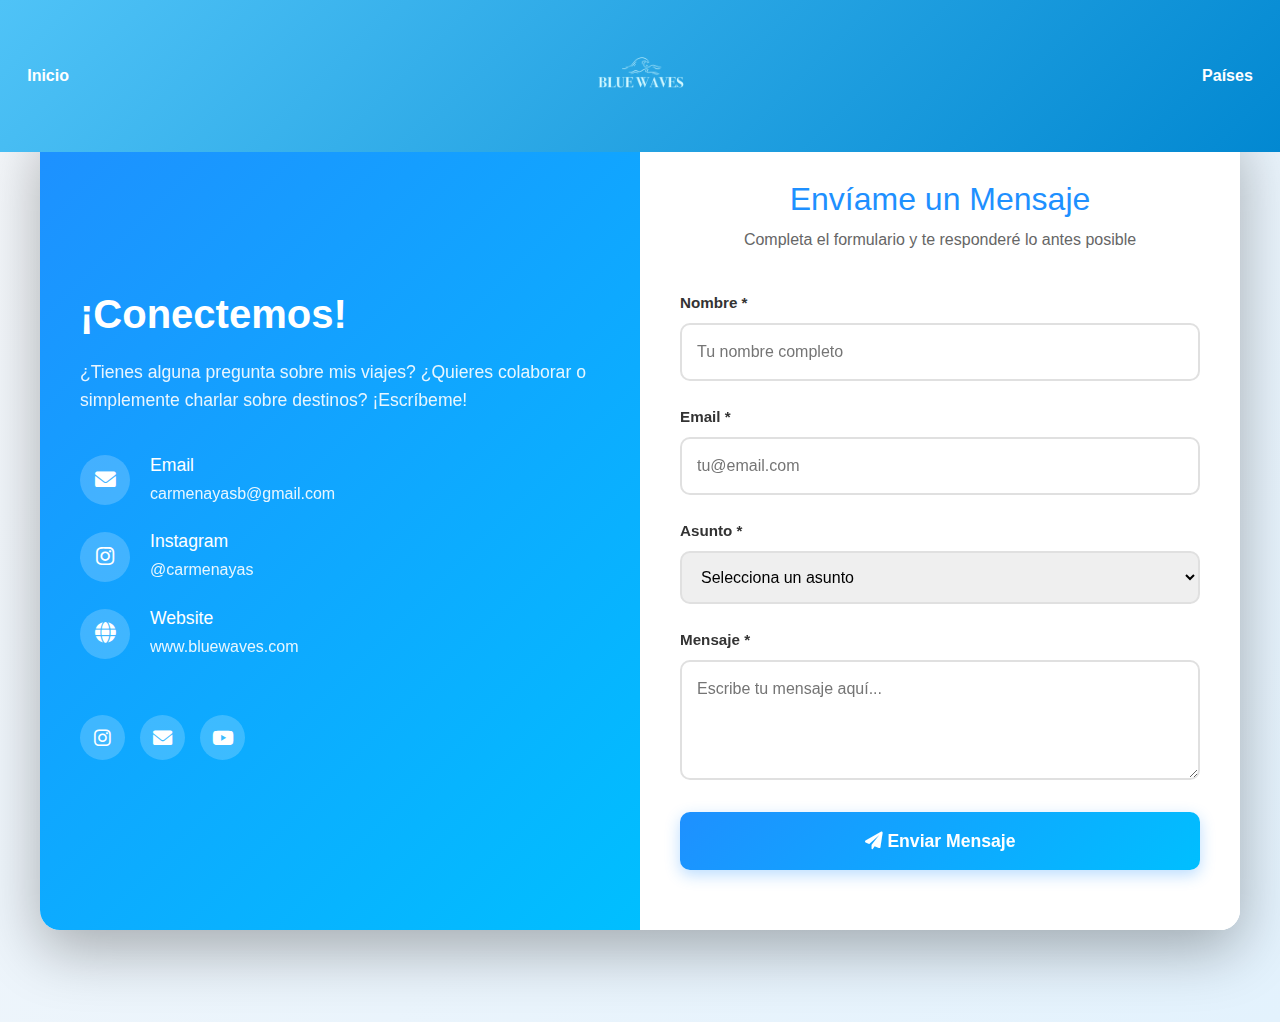
<file: bluewaves/contacto.html>
<!DOCTYPE html>
<html lang="es">
<head>
    <link rel="icon" type="image/png" href="assets/imgs/favicon.png">
    <meta charset="utf-8">
    <meta name="viewport" content="width=device-width, initial-scale=1, shrink-to-fit=no">
    <meta name="description" content="Contacta con Blue Waves">
    <meta name="author" content="Carmen Ayas">
    <title>Contacto - Blue Waves</title>
   
    <!-- font icons -->
    <link rel="stylesheet" href="assets/vendors/themify-icons/css/themify-icons.css">
    <link rel="stylesheet" href="assets/vendors/animate/animate.css">
    <link rel="stylesheet" href="https://cdnjs.cloudflare.com/ajax/libs/font-awesome/6.0.0/css/all.min.css">

    <!-- Bootstrap + FoodHut main styles -->
    <link rel="stylesheet" href="assets/css/foodhut.css">
    <link rel="stylesheet" href="assets/css/custom.css">

    <style>
        body {
            padding-top: 80px;
            background: linear-gradient(135deg, #f5f7fa 0%, #e3f2fd 100%);
            min-height: 100vh;
        }

        .contact-section {
            background: rgba(255, 255, 255, 0.95);
            backdrop-filter: blur(10px);
            border-radius: 20px;
            box-shadow: 0 20px 60px rgba(0, 0, 0, 0.3);
            max-width: 1200px;
            width: 100%;
            overflow: hidden;
            animation: fadeInUp 0.8s ease;
            margin: 40px auto;
        }

        @keyframes fadeInUp {
            from {
                opacity: 0;
                transform: translateY(30px);
            }
            to {
                opacity: 1;
                transform: translateY(0);
            }
        }

        .contact-container {
            display: grid;
            grid-template-columns: 1fr 1fr;
            gap: 0;
        }

        /* Lado izquierdo - Información */
        .contact-info {
            background: linear-gradient(135deg, #1e90ff 0%, #00bfff 100%);
            color: white;
            padding: 60px 40px;
            display: flex;
            flex-direction: column;
            justify-content: center;
        }

        .contact-info h2 {
            font-size: 2.5rem;
            margin-bottom: 20px;
            font-weight: 700;
        }

        .contact-info p {
            font-size: 1.1rem;
            margin-bottom: 40px;
            opacity: 0.9;
            line-height: 1.6;
        }

        .info-item {
            display: flex;
            align-items: center;
            margin-bottom: 25px;
            animation: slideInLeft 0.8s ease backwards;
        }

        .info-item:nth-child(1) { animation-delay: 0.2s; }
        .info-item:nth-child(2) { animation-delay: 0.3s; }
        .info-item:nth-child(3) { animation-delay: 0.4s; }

        @keyframes slideInLeft {
            from {
                opacity: 0;
                transform: translateX(-20px);
            }
            to {
                opacity: 1;
                transform: translateX(0);
            }
        }

        .info-icon {
            width: 50px;
            height: 50px;
            background: rgba(255, 255, 255, 0.2);
            border-radius: 50%;
            display: flex;
            align-items: center;
            justify-content: center;
            margin-right: 20px;
            font-size: 1.3rem;
        }

        .info-content h4 {
            font-size: 1.1rem;
            margin-bottom: 5px;
        }

        .info-content p {
            margin: 0;
            opacity: 0.9;
            font-size: 1rem;
        }

        .info-content a {
            color: white;
            text-decoration: none;
            transition: opacity 0.3s;
        }

        .info-content a:hover {
            opacity: 0.8;
            text-decoration: underline;
        }

        .social-links {
            display: flex;
            gap: 15px;
            margin-top: 30px;
        }

        .social-icon {
            width: 45px;
            height: 45px;
            background: rgba(255, 255, 255, 0.2);
            border-radius: 50%;
            display: flex;
            align-items: center;
            justify-content: center;
            color: white;
            text-decoration: none;
            font-size: 1.2rem;
            transition: all 0.3s ease;
        }

        .social-icon:hover {
            background: white;
            color: #1e90ff;
            transform: translateY(-5px);
        }

        /* Lado derecho - Formulario */
        .contact-form-container {
            padding: 60px 40px;
            background: white;
        }

        .form-header {
            text-align: center;
            margin-bottom: 40px;
        }

        .form-header h3 {
            font-size: 2rem;
            color: #1e90ff;
            margin-bottom: 10px;
        }

        .form-header p {
            color: #666;
            font-size: 1rem;
        }

        .form-group {
            margin-bottom: 25px;
            animation: fadeIn 0.8s ease backwards;
        }

        .form-group:nth-child(1) { animation-delay: 0.3s; }
        .form-group:nth-child(2) { animation-delay: 0.4s; }
        .form-group:nth-child(3) { animation-delay: 0.5s; }
        .form-group:nth-child(4) { animation-delay: 0.6s; }
        .form-group:nth-child(5) { animation-delay: 0.7s; }

        @keyframes fadeIn {
            from {
                opacity: 0;
                transform: translateY(10px);
            }
            to {
                opacity: 1;
                transform: translateY(0);
            }
        }

        .form-group label {
            display: block;
            margin-bottom: 8px;
            color: #333;
            font-weight: 600;
            font-size: 0.95rem;
        }

        .form-group input,
        .form-group textarea,
        .form-group select {
            width: 100%;
            padding: 15px;
            border: 2px solid #e0e0e0;
            border-radius: 10px;
            font-size: 1rem;
            transition: all 0.3s ease;
            font-family: inherit;
        }

        .form-group input:focus,
        .form-group textarea:focus,
        .form-group select:focus {
            outline: none;
            border-color: #1e90ff;
            box-shadow: 0 0 0 3px rgba(30, 144, 255, 0.1);
        }

        .form-group textarea {
            resize: vertical;
            min-height: 120px;
        }

        .submit-btn {
            width: 100%;
            padding: 16px;
            background: linear-gradient(135deg, #1e90ff 0%, #00bfff 100%);
            color: white;
            border: none;
            border-radius: 10px;
            font-size: 1.1rem;
            font-weight: 600;
            cursor: pointer;
            transition: all 0.3s ease;
            box-shadow: 0 5px 15px rgba(30, 144, 255, 0.3);
        }

        .submit-btn:hover {
            transform: translateY(-2px);
            box-shadow: 0 8px 20px rgba(30, 144, 255, 0.4);
        }

        .submit-btn:active {
            transform: translateY(0);
        }

        /* Mensaje de éxito */
        .success-message {
            display: none;
            background: #4caf50;
            color: white;
            padding: 15px;
            border-radius: 10px;
            margin-bottom: 20px;
            text-align: center;
            animation: slideDown 0.5s ease;
        }

        @keyframes slideDown {
            from {
                opacity: 0;
                transform: translateY(-20px);
            }
            to {
                opacity: 1;
                transform: translateY(0);
            }
        }

        .success-message.show {
            display: block;
        }

        /* Responsive */
        @media (max-width: 968px) {
            .contact-container {
                grid-template-columns: 1fr;
            }

            .contact-info {
                padding: 40px 30px;
            }

            .contact-form-container {
                padding: 40px 30px;
            }

            .contact-info h2 {
                font-size: 2rem;
            }

            .form-header h3 {
                font-size: 1.7rem;
            }
        }

        @media (max-width: 480px) {
            body {
                padding: 10px;
            }

            .contact-info,
            .contact-form-container {
                padding: 30px 20px;
            }

            .contact-info h2 {
                font-size: 1.7rem;
            }

            .form-header h3 {
                font-size: 1.5rem;
            }

            .contact-section {
                margin: 20px 10px;
            }
        }
    </style>
</head>
<body data-spy="scroll" data-target=".navbar" data-offset="40">
    
    <!-- Navbar -->
    <nav class="custom-navbar navbar navbar-expand-lg fixed-top" data-spy="affix" data-offset-top="10">
        <button class="navbar-toggler" type="button" data-toggle="collapse" data-target="#navbarSupportedContent" aria-controls="navbarSupportedContent" aria-expanded="false" aria-label="Toggle navigation">
            <span class="navbar-toggler-icon"></span>
        </button>
        <div class="collapse navbar-collapse" id="navbarSupportedContent">
            <ul class="navbar-nav">
                <li class="nav-item">
                    <a class="nav-link" href="index.html">Inicio</a>
                </li>
               
            </ul>
            <a class="navbar-brand m-auto" href="index.html">
                <img src="assets/imgs/logo.png" class="brand-img" alt="">
                <span class="brand-txt">Blue Waves</span>
            </a>
            <ul class="navbar-nav">
               
                <li class="nav-item">
                    <a class="nav-link" href="paises.html">Países</a>
                </li>
               
            </ul>
        </div>
    </nav>

    <!-- Formulario de Contacto -->
    <div class="container-fluid">
        <div class="contact-section">
            <div class="contact-container">
                <!-- Información de Contacto -->
                <div class="contact-info">
                    <h2>¡Conectemos!</h2>
                    <p>¿Tienes alguna pregunta sobre mis viajes? ¿Quieres colaborar o simplemente charlar sobre destinos? ¡Escríbeme!</p>

                    <div class="info-item">
                        <div class="info-icon">
                            <i class="fas fa-envelope"></i>
                        </div>
                        <div class="info-content">
                            <h4>Email</h4>
                            <p><a href="mailto:carmenayasb@gmail.com">carmenayasb@gmail.com</a></p>
                        </div>
                    </div>

                    <div class="info-item">
                        <div class="info-icon">
                            <i class="fab fa-instagram"></i>
                        </div>
                        <div class="info-content">
                            <h4>Instagram</h4>
                            <p><a href="https://instagram.com/carmenayas" target="_blank">@carmenayas</a></p>
                        </div>
                    </div>

                    <div class="info-item">
                        <div class="info-icon">
                            <i class="fas fa-globe"></i>
                        </div>
                        <div class="info-content">
                            <h4>Website</h4>
                            <p>www.bluewaves.com</p>
                        </div>
                    </div>

                    <div class="social-links">
                        <a href="https://instagram.com/carmenayas" target="_blank" class="social-icon">
                            <i class="fab fa-instagram"></i>
                        </a>
                        <a href="mailto:carmenayasb@gmail.com" class="social-icon">
                            <i class="fas fa-envelope"></i>
                        </a>
                        <a href="#" class="social-icon">
                            <i class="fab fa-youtube"></i>
                        </a>
                    </div>
                </div>

                <!-- Formulario -->
                <div class="contact-form-container">
                    <div class="form-header">
                        <h3>Envíame un Mensaje</h3>
                        <p>Completa el formulario y te responderé lo antes posible</p>
                    </div>

                    <div class="success-message" id="successMessage">
                        <i class="fas fa-check-circle"></i> ¡Mensaje enviado con éxito! Te responderé pronto.
                    </div>

                    <form id="contactForm">
                        <div class="form-group">
                            <label for="name">Nombre *</label>
                            <input type="text" id="name" name="name" required placeholder="Tu nombre completo">
                        </div>

                        <div class="form-group">
                            <label for="email">Email *</label>
                            <input type="email" id="email" name="email" required placeholder="tu@email.com">
                        </div>

                        <div class="form-group">
                            <label for="subject">Asunto *</label>
                            <select id="subject" name="subject" required>
                                <option value="">Selecciona un asunto</option>
                                <option value="consulta">Consulta sobre viajes</option>
                                <option value="colaboracion">Propuesta de colaboración</option>
                                <option value="recomendacion">Pedir recomendación de destino</option>
                                <option value="otro">Otro</option>
                            </select>
                        </div>

                        <div class="form-group">
                            <label for="message">Mensaje *</label>
                            <textarea id="message" name="message" required placeholder="Escribe tu mensaje aquí..."></textarea>
                        </div>

                        <button type="submit" class="submit-btn">
                            <i class="fas fa-paper-plane"></i> Enviar Mensaje
                        </button>
                    </form>
                </div>
            </div>
        </div>
    </div>

    <!-- Footer -->
    <div class="bg-dark text-light text-center border-top wow fadeIn">
        <p class="mb-0 py-3 text-muted small">&copy; Copyright <script>document.write(new Date().getFullYear())</script> Para vivir <i class="ti-heart text-danger"></i> By <a href="https://www.instagram.com/carmenayas?igsh=MWV2dzVxcHAzdzlibA==">carmenayas</a></p>
    </div>

    <!-- Scripts -->
    <script src="assets/vendors/jquery/jquery-3.4.1.js"></script>
    <script src="assets/vendors/bootstrap/bootstrap.bundle.js"></script>
    <script src="assets/vendors/bootstrap/bootstrap.affix.js"></script>
    <script src="assets/vendors/wow/wow.js"></script>
    <script src="assets/js/foodhut.js"></script>

    <script>
        // Navbar scroll effect
        $(window).scroll(function () {
            if ($(this).scrollTop() > 50) {
                $('.navbar').addClass('scrolled');
            } else {
                $('.navbar').removeClass('scrolled');
            }
        });

        // Form submission
        const form = document.getElementById('contactForm');
        const successMessage = document.getElementById('successMessage');

        form.addEventListener('submit', function(e) {
            e.preventDefault();
            
            // Mostrar mensaje de éxito
            successMessage.classList.add('show');
            
            // Limpiar formulario
            form.reset();
            
            // Ocultar mensaje después de 5 segundos
            setTimeout(() => {
                successMessage.classList.remove('show');
            }, 5000);

            // Scroll suave al mensaje
            successMessage.scrollIntoView({ behavior: 'smooth', block: 'nearest' });
            
            console.log('Formulario enviado');
        });
    </script>
</body>
</html>
</file>
<file: bluewaves/assets/vendors/themify-icons/css/themify-icons.css>
@font-face {
	font-family: 'themify';
	src:url("../fonts/themify.eot?-fvbane");
	src:url("../fonts/themify.eot?#iefix-fvbane") format("embedded-opentype"),
		url("../fonts/themify.woff?-fvbane") format("woff"),
		url("../fonts/themify.ttf?-fvbane") format("truetype"),
		url("../fonts/themify.svg?-fvbane#themify") format("svg");
	font-weight: normal;
	font-style: normal;
}

[class^="ti-"], [class*=" ti-"] {
	font-family: 'themify';
	speak: none;
	font-style: normal;
	font-weight: normal;
	font-variant: normal;
	text-transform: none;
	line-height: 1;

	/* Better Font Rendering =========== */
	-webkit-font-smoothing: antialiased;
	-moz-osx-font-smoothing: grayscale;
}

.ti-wand:before {
	content: "\e600";
}
.ti-volume:before {
	content: "\e601";
}
.ti-user:before {
	content: "\e602";
}
.ti-unlock:before {
	content: "\e603";
}
.ti-unlink:before {
	content: "\e604";
}
.ti-trash:before {
	content: "\e605";
}
.ti-thought:before {
	content: "\e606";
}
.ti-target:before {
	content: "\e607";
}
.ti-tag:before {
	content: "\e608";
}
.ti-tablet:before {
	content: "\e609";
}
.ti-star:before {
	content: "\e60a";
}
.ti-spray:before {
	content: "\e60b";
}
.ti-signal:before {
	content: "\e60c";
}
.ti-shopping-cart:before {
	content: "\e60d";
}
.ti-shopping-cart-full:before {
	content: "\e60e";
}
.ti-settings:before {
	content: "\e60f";
}
.ti-search:before {
	content: "\e610";
}
.ti-zoom-in:before {
	content: "\e611";
}
.ti-zoom-out:before {
	content: "\e612";
}
.ti-cut:before {
	content: "\e613";
}
.ti-ruler:before {
	content: "\e614";
}
.ti-ruler-pencil:before {
	content: "\e615";
}
.ti-ruler-alt:before {
	content: "\e616";
}
.ti-bookmark:before {
	content: "\e617";
}
.ti-bookmark-alt:before {
	content: "\e618";
}
.ti-reload:before {
	content: "\e619";
}
.ti-plus:before {
	content: "\e61a";
}
.ti-pin:before {
	content: "\e61b";
}
.ti-pencil:before {
	content: "\e61c";
}
.ti-pencil-alt:before {
	content: "\e61d";
}
.ti-paint-roller:before {
	content: "\e61e";
}
.ti-paint-bucket:before {
	content: "\e61f";
}
.ti-na:before {
	content: "\e620";
}
.ti-mobile:before {
	content: "\e621";
}
.ti-minus:before {
	content: "\e622";
}
.ti-medall:before {
	content: "\e623";
}
.ti-medall-alt:before {
	content: "\e624";
}
.ti-marker:before {
	content: "\e625";
}
.ti-marker-alt:before {
	content: "\e626";
}
.ti-arrow-up:before {
	content: "\e627";
}
.ti-arrow-right:before {
	content: "\e628";
}
.ti-arrow-left:before {
	content: "\e629";
}
.ti-arrow-down:before {
	content: "\e62a";
}
.ti-lock:before {
	content: "\e62b";
}
.ti-location-arrow:before {
	content: "\e62c";
}
.ti-link:before {
	content: "\e62d";
}
.ti-layout:before {
	content: "\e62e";
}
.ti-layers:before {
	content: "\e62f";
}
.ti-layers-alt:before {
	content: "\e630";
}
.ti-key:before {
	content: "\e631";
}
.ti-import:before {
	content: "\e632";
}
.ti-image:before {
	content: "\e633";
}
.ti-heart:before {
	content: "\e634";
}
.ti-heart-broken:before {
	content: "\e635";
}
.ti-hand-stop:before {
	content: "\e636";
}
.ti-hand-open:before {
	content: "\e637";
}
.ti-hand-drag:before {
	content: "\e638";
}
.ti-folder:before {
	content: "\e639";
}
.ti-flag:before {
	content: "\e63a";
}
.ti-flag-alt:before {
	content: "\e63b";
}
.ti-flag-alt-2:before {
	content: "\e63c";
}
.ti-eye:before {
	content: "\e63d";
}
.ti-export:before {
	content: "\e63e";
}
.ti-exchange-vertical:before {
	content: "\e63f";
}
.ti-desktop:before {
	content: "\e640";
}
.ti-cup:before {
	content: "\e641";
}
.ti-crown:before {
	content: "\e642";
}
.ti-comments:before {
	content: "\e643";
}
.ti-comment:before {
	content: "\e644";
}
.ti-comment-alt:before {
	content: "\e645";
}
.ti-close:before {
	content: "\e646";
}
.ti-clip:before {
	content: "\e647";
}
.ti-angle-up:before {
	content: "\e648";
}
.ti-angle-right:before {
	content: "\e649";
}
.ti-angle-left:before {
	content: "\e64a";
}
.ti-angle-down:before {
	content: "\e64b";
}
.ti-check:before {
	content: "\e64c";
}
.ti-check-box:before {
	content: "\e64d";
}
.ti-camera:before {
	content: "\e64e";
}
.ti-announcement:before {
	content: "\e64f";
}
.ti-brush:before {
	content: "\e650";
}
.ti-briefcase:before {
	content: "\e651";
}
.ti-bolt:before {
	content: "\e652";
}
.ti-bolt-alt:before {
	content: "\e653";
}
.ti-blackboard:before {
	content: "\e654";
}
.ti-bag:before {
	content: "\e655";
}
.ti-move:before {
	content: "\e656";
}
.ti-arrows-vertical:before {
	content: "\e657";
}
.ti-arrows-horizontal:before {
	content: "\e658";
}
.ti-fullscreen:before {
	content: "\e659";
}
.ti-arrow-top-right:before {
	content: "\e65a";
}
.ti-arrow-top-left:before {
	content: "\e65b";
}
.ti-arrow-circle-up:before {
	content: "\e65c";
}
.ti-arrow-circle-right:before {
	content: "\e65d";
}
.ti-arrow-circle-left:before {
	content: "\e65e";
}
.ti-arrow-circle-down:before {
	content: "\e65f";
}
.ti-angle-double-up:before {
	content: "\e660";
}
.ti-angle-double-right:before {
	content: "\e661";
}
.ti-angle-double-left:before {
	content: "\e662";
}
.ti-angle-double-down:before {
	content: "\e663";
}
.ti-zip:before {
	content: "\e664";
}
.ti-world:before {
	content: "\e665";
}
.ti-wheelchair:before {
	content: "\e666";
}
.ti-view-list:before {
	content: "\e667";
}
.ti-view-list-alt:before {
	content: "\e668";
}
.ti-view-grid:before {
	content: "\e669";
}
.ti-uppercase:before {
	content: "\e66a";
}
.ti-upload:before {
	content: "\e66b";
}
.ti-underline:before {
	content: "\e66c";
}
.ti-truck:before {
	content: "\e66d";
}
.ti-timer:before {
	content: "\e66e";
}
.ti-ticket:before {
	content: "\e66f";
}
.ti-thumb-up:before {
	content: "\e670";
}
.ti-thumb-down:before {
	content: "\e671";
}
.ti-text:before {
	content: "\e672";
}
.ti-stats-up:before {
	content: "\e673";
}
.ti-stats-down:before {
	content: "\e674";
}
.ti-split-v:before {
	content: "\e675";
}
.ti-split-h:before {
	content: "\e676";
}
.ti-smallcap:before {
	content: "\e677";
}
.ti-shine:before {
	content: "\e678";
}
.ti-shift-right:before {
	content: "\e679";
}
.ti-shift-left:before {
	content: "\e67a";
}
.ti-shield:before {
	content: "\e67b";
}
.ti-notepad:before {
	content: "\e67c";
}
.ti-server:before {
	content: "\e67d";
}
.ti-quote-right:before {
	content: "\e67e";
}
.ti-quote-left:before {
	content: "\e67f";
}
.ti-pulse:before {
	content: "\e680";
}
.ti-printer:before {
	content: "\e681";
}
.ti-power-off:before {
	content: "\e682";
}
.ti-plug:before {
	content: "\e683";
}
.ti-pie-chart:before {
	content: "\e684";
}
.ti-paragraph:before {
	content: "\e685";
}
.ti-panel:before {
	content: "\e686";
}
.ti-package:before {
	content: "\e687";
}
.ti-music:before {
	content: "\e688";
}
.ti-music-alt:before {
	content: "\e689";
}
.ti-mouse:before {
	content: "\e68a";
}
.ti-mouse-alt:before {
	content: "\e68b";
}
.ti-money:before {
	content: "\e68c";
}
.ti-microphone:before {
	content: "\e68d";
}
.ti-menu:before {
	content: "\e68e";
}
.ti-menu-alt:before {
	content: "\e68f";
}
.ti-map:before {
	content: "\e690";
}
.ti-map-alt:before {
	content: "\e691";
}
.ti-loop:before {
	content: "\e692";
}
.ti-location-pin:before {
	content: "\e693";
}
.ti-list:before {
	content: "\e694";
}
.ti-light-bulb:before {
	content: "\e695";
}
.ti-Italic:before {
	content: "\e696";
}
.ti-info:before {
	content: "\e697";
}
.ti-infinite:before {
	content: "\e698";
}
.ti-id-badge:before {
	content: "\e699";
}
.ti-hummer:before {
	content: "\e69a";
}
.ti-home:before {
	content: "\e69b";
}
.ti-help:before {
	content: "\e69c";
}
.ti-headphone:before {
	content: "\e69d";
}
.ti-harddrives:before {
	content: "\e69e";
}
.ti-harddrive:before {
	content: "\e69f";
}
.ti-gift:before {
	content: "\e6a0";
}
.ti-game:before {
	content: "\e6a1";
}
.ti-filter:before {
	content: "\e6a2";
}
.ti-files:before {
	content: "\e6a3";
}
.ti-file:before {
	content: "\e6a4";
}
.ti-eraser:before {
	content: "\e6a5";
}
.ti-envelope:before {
	content: "\e6a6";
}
.ti-download:before {
	content: "\e6a7";
}
.ti-direction:before {
	content: "\e6a8";
}
.ti-direction-alt:before {
	content: "\e6a9";
}
.ti-dashboard:before {
	content: "\e6aa";
}
.ti-control-stop:before {
	content: "\e6ab";
}
.ti-control-shuffle:before {
	content: "\e6ac";
}
.ti-control-play:before {
	content: "\e6ad";
}
.ti-control-pause:before {
	content: "\e6ae";
}
.ti-control-forward:before {
	content: "\e6af";
}
.ti-control-backward:before {
	content: "\e6b0";
}
.ti-cloud:before {
	content: "\e6b1";
}
.ti-cloud-up:before {
	content: "\e6b2";
}
.ti-cloud-down:before {
	content: "\e6b3";
}
.ti-clipboard:before {
	content: "\e6b4";
}
.ti-car:before {
	content: "\e6b5";
}
.ti-calendar:before {
	content: "\e6b6";
}
.ti-book:before {
	content: "\e6b7";
}
.ti-bell:before {
	content: "\e6b8";
}
.ti-basketball:before {
	content: "\e6b9";
}
.ti-bar-chart:before {
	content: "\e6ba";
}
.ti-bar-chart-alt:before {
	content: "\e6bb";
}
.ti-back-right:before {
	content: "\e6bc";
}
.ti-back-left:before {
	content: "\e6bd";
}
.ti-arrows-corner:before {
	content: "\e6be";
}
.ti-archive:before {
	content: "\e6bf";
}
.ti-anchor:before {
	content: "\e6c0";
}
.ti-align-right:before {
	content: "\e6c1";
}
.ti-align-left:before {
	content: "\e6c2";
}
.ti-align-justify:before {
	content: "\e6c3";
}
.ti-align-center:before {
	content: "\e6c4";
}
.ti-alert:before {
	content: "\e6c5";
}
.ti-alarm-clock:before {
	content: "\e6c6";
}
.ti-agenda:before {
	content: "\e6c7";
}
.ti-write:before {
	content: "\e6c8";
}
.ti-window:before {
	content: "\e6c9";
}
.ti-widgetized:before {
	content: "\e6ca";
}
.ti-widget:before {
	content: "\e6cb";
}
.ti-widget-alt:before {
	content: "\e6cc";
}
.ti-wallet:before {
	content: "\e6cd";
}
.ti-video-clapper:before {
	content: "\e6ce";
}
.ti-video-camera:before {
	content: "\e6cf";
}
.ti-vector:before {
	content: "\e6d0";
}
.ti-themify-logo:before {
	content: "\e6d1";
}
.ti-themify-favicon:before {
	content: "\e6d2";
}
.ti-themify-favicon-alt:before {
	content: "\e6d3";
}
.ti-support:before {
	content: "\e6d4";
}
.ti-stamp:before {
	content: "\e6d5";
}
.ti-split-v-alt:before {
	content: "\e6d6";
}
.ti-slice:before {
	content: "\e6d7";
}
.ti-shortcode:before {
	content: "\e6d8";
}
.ti-shift-right-alt:before {
	content: "\e6d9";
}
.ti-shift-left-alt:before {
	content: "\e6da";
}
.ti-ruler-alt-2:before {
	content: "\e6db";
}
.ti-receipt:before {
	content: "\e6dc";
}
.ti-pin2:before {
	content: "\e6dd";
}
.ti-pin-alt:before {
	content: "\e6de";
}
.ti-pencil-alt2:before {
	content: "\e6df";
}
.ti-palette:before {
	content: "\e6e0";
}
.ti-more:before {
	content: "\e6e1";
}
.ti-more-alt:before {
	content: "\e6e2";
}
.ti-microphone-alt:before {
	content: "\e6e3";
}
.ti-magnet:before {
	content: "\e6e4";
}
.ti-line-double:before {
	content: "\e6e5";
}
.ti-line-dotted:before {
	content: "\e6e6";
}
.ti-line-dashed:before {
	content: "\e6e7";
}
.ti-layout-width-full:before {
	content: "\e6e8";
}
.ti-layout-width-default:before {
	content: "\e6e9";
}
.ti-layout-width-default-alt:before {
	content: "\e6ea";
}
.ti-layout-tab:before {
	content: "\e6eb";
}
.ti-layout-tab-window:before {
	content: "\e6ec";
}
.ti-layout-tab-v:before {
	content: "\e6ed";
}
.ti-layout-tab-min:before {
	content: "\e6ee";
}
.ti-layout-slider:before {
	content: "\e6ef";
}
.ti-layout-slider-alt:before {
	content: "\e6f0";
}
.ti-layout-sidebar-right:before {
	content: "\e6f1";
}
.ti-layout-sidebar-none:before {
	content: "\e6f2";
}
.ti-layout-sidebar-left:before {
	content: "\e6f3";
}
.ti-layout-placeholder:before {
	content: "\e6f4";
}
.ti-layout-menu:before {
	content: "\e6f5";
}
.ti-layout-menu-v:before {
	content: "\e6f6";
}
.ti-layout-menu-separated:before {
	content: "\e6f7";
}
.ti-layout-menu-full:before {
	content: "\e6f8";
}
.ti-layout-media-right-alt:before {
	content: "\e6f9";
}
.ti-layout-media-right:before {
	content: "\e6fa";
}
.ti-layout-media-overlay:before {
	content: "\e6fb";
}
.ti-layout-media-overlay-alt:before {
	content: "\e6fc";
}
.ti-layout-media-overlay-alt-2:before {
	content: "\e6fd";
}
.ti-layout-media-left-alt:before {
	content: "\e6fe";
}
.ti-layout-media-left:before {
	content: "\e6ff";
}
.ti-layout-media-center-alt:before {
	content: "\e700";
}
.ti-layout-media-center:before {
	content: "\e701";
}
.ti-layout-list-thumb:before {
	content: "\e702";
}
.ti-layout-list-thumb-alt:before {
	content: "\e703";
}
.ti-layout-list-post:before {
	content: "\e704";
}
.ti-layout-list-large-image:before {
	content: "\e705";
}
.ti-layout-line-solid:before {
	content: "\e706";
}
.ti-layout-grid4:before {
	content: "\e707";
}
.ti-layout-grid3:before {
	content: "\e708";
}
.ti-layout-grid2:before {
	content: "\e709";
}
.ti-layout-grid2-thumb:before {
	content: "\e70a";
}
.ti-layout-cta-right:before {
	content: "\e70b";
}
.ti-layout-cta-left:before {
	content: "\e70c";
}
.ti-layout-cta-center:before {
	content: "\e70d";
}
.ti-layout-cta-btn-right:before {
	content: "\e70e";
}
.ti-layout-cta-btn-left:before {
	content: "\e70f";
}
.ti-layout-column4:before {
	content: "\e710";
}
.ti-layout-column3:before {
	content: "\e711";
}
.ti-layout-column2:before {
	content: "\e712";
}
.ti-layout-accordion-separated:before {
	content: "\e713";
}
.ti-layout-accordion-merged:before {
	content: "\e714";
}
.ti-layout-accordion-list:before {
	content: "\e715";
}
.ti-ink-pen:before {
	content: "\e716";
}
.ti-info-alt:before {
	content: "\e717";
}
.ti-help-alt:before {
	content: "\e718";
}
.ti-headphone-alt:before {
	content: "\e719";
}
.ti-hand-point-up:before {
	content: "\e71a";
}
.ti-hand-point-right:before {
	content: "\e71b";
}
.ti-hand-point-left:before {
	content: "\e71c";
}
.ti-hand-point-down:before {
	content: "\e71d";
}
.ti-gallery:before {
	content: "\e71e";
}
.ti-face-smile:before {
	content: "\e71f";
}
.ti-face-sad:before {
	content: "\e720";
}
.ti-credit-card:before {
	content: "\e721";
}
.ti-control-skip-forward:before {
	content: "\e722";
}
.ti-control-skip-backward:before {
	content: "\e723";
}
.ti-control-record:before {
	content: "\e724";
}
.ti-control-eject:before {
	content: "\e725";
}
.ti-comments-smiley:before {
	content: "\e726";
}
.ti-brush-alt:before {
	content: "\e727";
}
.ti-youtube:before {
	content: "\e728";
}
.ti-vimeo:before {
	content: "\e729";
}
.ti-twitter:before {
	content: "\e72a";
}
.ti-time:before {
	content: "\e72b";
}
.ti-tumblr:before {
	content: "\e72c";
}
.ti-skype:before {
	content: "\e72d";
}
.ti-share:before {
	content: "\e72e";
}
.ti-share-alt:before {
	content: "\e72f";
}
.ti-rocket:before {
	content: "\e730";
}
.ti-pinterest:before {
	content: "\e731";
}
.ti-new-window:before {
	content: "\e732";
}
.ti-microsoft:before {
	content: "\e733";
}
.ti-list-ol:before {
	content: "\e734";
}
.ti-linkedin:before {
	content: "\e735";
}
.ti-layout-sidebar-2:before {
	content: "\e736";
}
.ti-layout-grid4-alt:before {
	content: "\e737";
}
.ti-layout-grid3-alt:before {
	content: "\e738";
}
.ti-layout-grid2-alt:before {
	content: "\e739";
}
.ti-layout-column4-alt:before {
	content: "\e73a";
}
.ti-layout-column3-alt:before {
	content: "\e73b";
}
.ti-layout-column2-alt:before {
	content: "\e73c";
}
.ti-instagram:before {
	content: "\e73d";
}
.ti-google:before {
	content: "\e73e";
}
.ti-github:before {
	content: "\e73f";
}
.ti-flickr:before {
	content: "\e740";
}
.ti-facebook:before {
	content: "\e741";
}
.ti-dropbox:before {
	content: "\e742";
}
.ti-dribbble:before {
	content: "\e743";
}
.ti-apple:before {
	content: "\e744";
}
.ti-android:before {
	content: "\e745";
}
.ti-save:before {
	content: "\e746";
}
.ti-save-alt:before {
	content: "\e747";
}
.ti-yahoo:before {
	content: "\e748";
}
.ti-wordpress:before {
	content: "\e749";
}
.ti-vimeo-alt:before {
	content: "\e74a";
}
.ti-twitter-alt:before {
	content: "\e74b";
}
.ti-tumblr-alt:before {
	content: "\e74c";
}
.ti-trello:before {
	content: "\e74d";
}
.ti-stack-overflow:before {
	content: "\e74e";
}
.ti-soundcloud:before {
	content: "\e74f";
}
.ti-sharethis:before {
	content: "\e750";
}
.ti-sharethis-alt:before {
	content: "\e751";
}
.ti-reddit:before {
	content: "\e752";
}
.ti-pinterest-alt:before {
	content: "\e753";
}
.ti-microsoft-alt:before {
	content: "\e754";
}
.ti-linux:before {
	content: "\e755";
}
.ti-jsfiddle:before {
	content: "\e756";
}
.ti-joomla:before {
	content: "\e757";
}
.ti-html5:before {
	content: "\e758";
}
.ti-flickr-alt:before {
	content: "\e759";
}
.ti-email:before {
	content: "\e75a";
}
.ti-drupal:before {
	content: "\e75b";
}
.ti-dropbox-alt:before {
	content: "\e75c";
}
.ti-css3:before {
	content: "\e75d";
}
.ti-rss:before {
	content: "\e75e";
}
.ti-rss-alt:before {
	content: "\e75f";
}
</file>
<file: bluewaves/assets/css/custom.css>
/* ========================
   Fondo global neutro
======================== */
body {
    background-color: #E0F7FA; /* fondo suave para que destaque el azul del mar */
    color: #333;
}

/* ========================
   Sobrescribir bg-dark para mostrar fondo personalizado
======================== */
.bg-dark {
    background-color: transparent !important;
}

/* ========================
   Header con foto + overlay
======================== */
.header.has-bg-image::before {
    content: "";
    position: absolute;
    inset: 0;
    background: linear-gradient(160deg, rgba(79,195,247,0.5), rgba(2,136,209,0.4));
    pointer-events: none;
    z-index: 1;
}

.header .overlay,
.header .overlay * {
    position: relative;
    z-index: 2;
}

/* ========================
   Secciones con dos tonos de azul alternando
======================== */
#about, #blog, #contact {
    background: linear-gradient(120deg, #4FC3F7, #0288D1); /* turquesa a azul océano */
    color: #fff;
}

#gallary, #book-table, #testmonial {
    background: linear-gradient(120deg, #0288D1, #4FC3F7); /* azul océano a turquesa */
    color: #fff;
}

/* ========================
   Ajuste de texto para legibilidad
======================== */
.text-light, .overlay h1, .overlay h2 {
    color: #f5f5f5 !important;
}

/* Navbar fijo siempre azul acorde a la web */
.custom-navbar {
    background: linear-gradient(135deg, #4FC3F7, #0288D1) !important; /* tu degradado de sección */
    transition: background 0.3s ease;
}

/* Opcional: si quieres que se oscurezca un poco al hacer scroll */
.custom-navbar.affix {
    background: linear-gradient(135deg, #0288D1, #4FC3F7) !important;
}

/* Asegura que los enlaces sigan visibles */
.custom-navbar .nav-link {
    color: #fff !important;
}

.custom-navbar .nav-link:hover {
    color: #E0F7FA !important; /* un azul más claro al pasar el mouse */
}

.custom-navbar .btn-primary {
    background-color: #0288D1 !important;
    border-color: #0288D1 !important;
}

/* Botones principales */
.btn-primary {
    background-color: #01579B !important; /* azul oscuro */
    border-color: #01579B !important;
}

.btn-primary:hover,
.btn-primary:focus {
    background-color: #0288D1 !important; /* azul más vivo al pasar el mouse */
    border-color: #0288D1 !important;
}

.badge-primary {
    background-color: #01579B !important;
    color: #fff !important;
}
 .ti-heart.text-danger {
    color: #01579B !important;
}

a.text-danger, a.btn-danger {
    color: #01579B !important;
    text-decoration: none;
}

a.text-danger:hover, a.btn-danger:hover {
    color: #0288D1 !important;
}

/* Navbar cuando está fija al hacer scroll */
.custom-navbar.affix {
    background-color: rgba(1, 87, 155, 0.95) !important; /* azul oscuro semitransparente */
    transition: background-color 0.3s ease;
}

/* Links de la navbar al hacer scroll */
.custom-navbar.affix .nav-link,
.custom-navbar.affix .navbar-brand,
.custom-navbar.affix .btn {
    color: #FFFFFF !important; /* texto blanco para contraste */
}

.custom-navbar.affix .nav-link:hover,
.custom-navbar.affix .btn:hover {
    color: #0288D1 !important; /* azul vivo al pasar mouse */
}

/* Galería de países */
.paises-gallery img {
    width: 100%;
    height: 220px;
    object-fit: cover;
    border-radius: 8px;
    transition: transform 0.3s ease;
}

/* Efecto hover */
.pais-card:hover img {
    transform: scale(1.03);
}

/* Nombre del país */
.pais-nombre {
    color: #ffffff;
    font-weight: 600;
    letter-spacing: 1px;
}

/* Quitar subrayado */
.pais-card {
    text-decoration: none;
}

//* Color azul oscuro para nombres de países */

.country-name {
    color: #002b5c !important;   /* azul marino intenso */
    font-weight: 700;
}

/* Forzar azul oscuro en nombres de países */
.country-name,
.country-name a,
.card .country-name {
    color: #002b5c !important;   /* azul marino */
}

/* Anular el fucsia global del tema */
a.country-name,
.card a.country-name,
.text-primary,
a.text-primary {
    color: #002b5c !important;
}
/* Restaurar comportamiento de navbar al hacer scroll */
.navbar.scrolled {
    background-color: rgba(0, 70, 120, 0.95) !important; /* azul oscuro elegante */
    transition: background-color 0.3s ease !important;
}

.navbar {
    transition: background-color 0.3s ease !important;
}

/* Eliminar color rojo del texto "Blue Waves" en navbar al hacer scroll */
.custom-navbar.scrolled .brand-txt,
.custom-navbar.affix .brand-txt {
    color: #1e90ff !important; /* azul brillante */
}

/* Color azul para los botones de España/Extranjero */
.nav-pills .nav-link.active {
    background-color: #1e90ff !important; /* azul brillante */
    border-color: #1e90ff !important;
}

.nav-pills .nav-link {
    color: #ffffff;
    border: 1px solid #444;
}

.nav-pills .nav-link:hover {
    background-color: #4169e1 !important; /* azul royal al pasar el ratón */
    border-color: #4169e1 !important;
}

/* Color azul para los badges de los destinos (Málaga, Granada, etc.) */
.badge-primary {
    background-color: #1e90ff !important; /* azul brillante */
    border-color: #1e90ff !important;
}

.badge-primary:hover {
    background-color: #4169e1 !important; /* azul más oscuro al pasar el ratón */
    text-decoration: none;
}

/* Asegurar que los enlaces dentro de los badges sean blancos */
.badge-primary a {
    color: #ffffff !important;
}

/* Imagen de fondo para la sección Sobre mí */
#about .has-img-bg {
    background-image: url('../imgs/carmen-foto.jpg');
    background-size: cover;
    background-position: center;
    min-height: 600px;
}
/* Blue Waves más oscuro en la navbar */
.custom-navbar .brand-txt {
    color: #0d47a1 !important;
    font-weight: 700;
    text-shadow: 0 1px 2px rgba(0,0,0,0.1);
}

/* Cuando haces scroll, mantenerlo visible */
.custom-navbar.scrolled .brand-txt,
.custom-navbar.affix .brand-txt {
    color: #ffffff !important;
    text-shadow: 0 2px 4px rgba(0,0,0,0.3);
}
</file>
